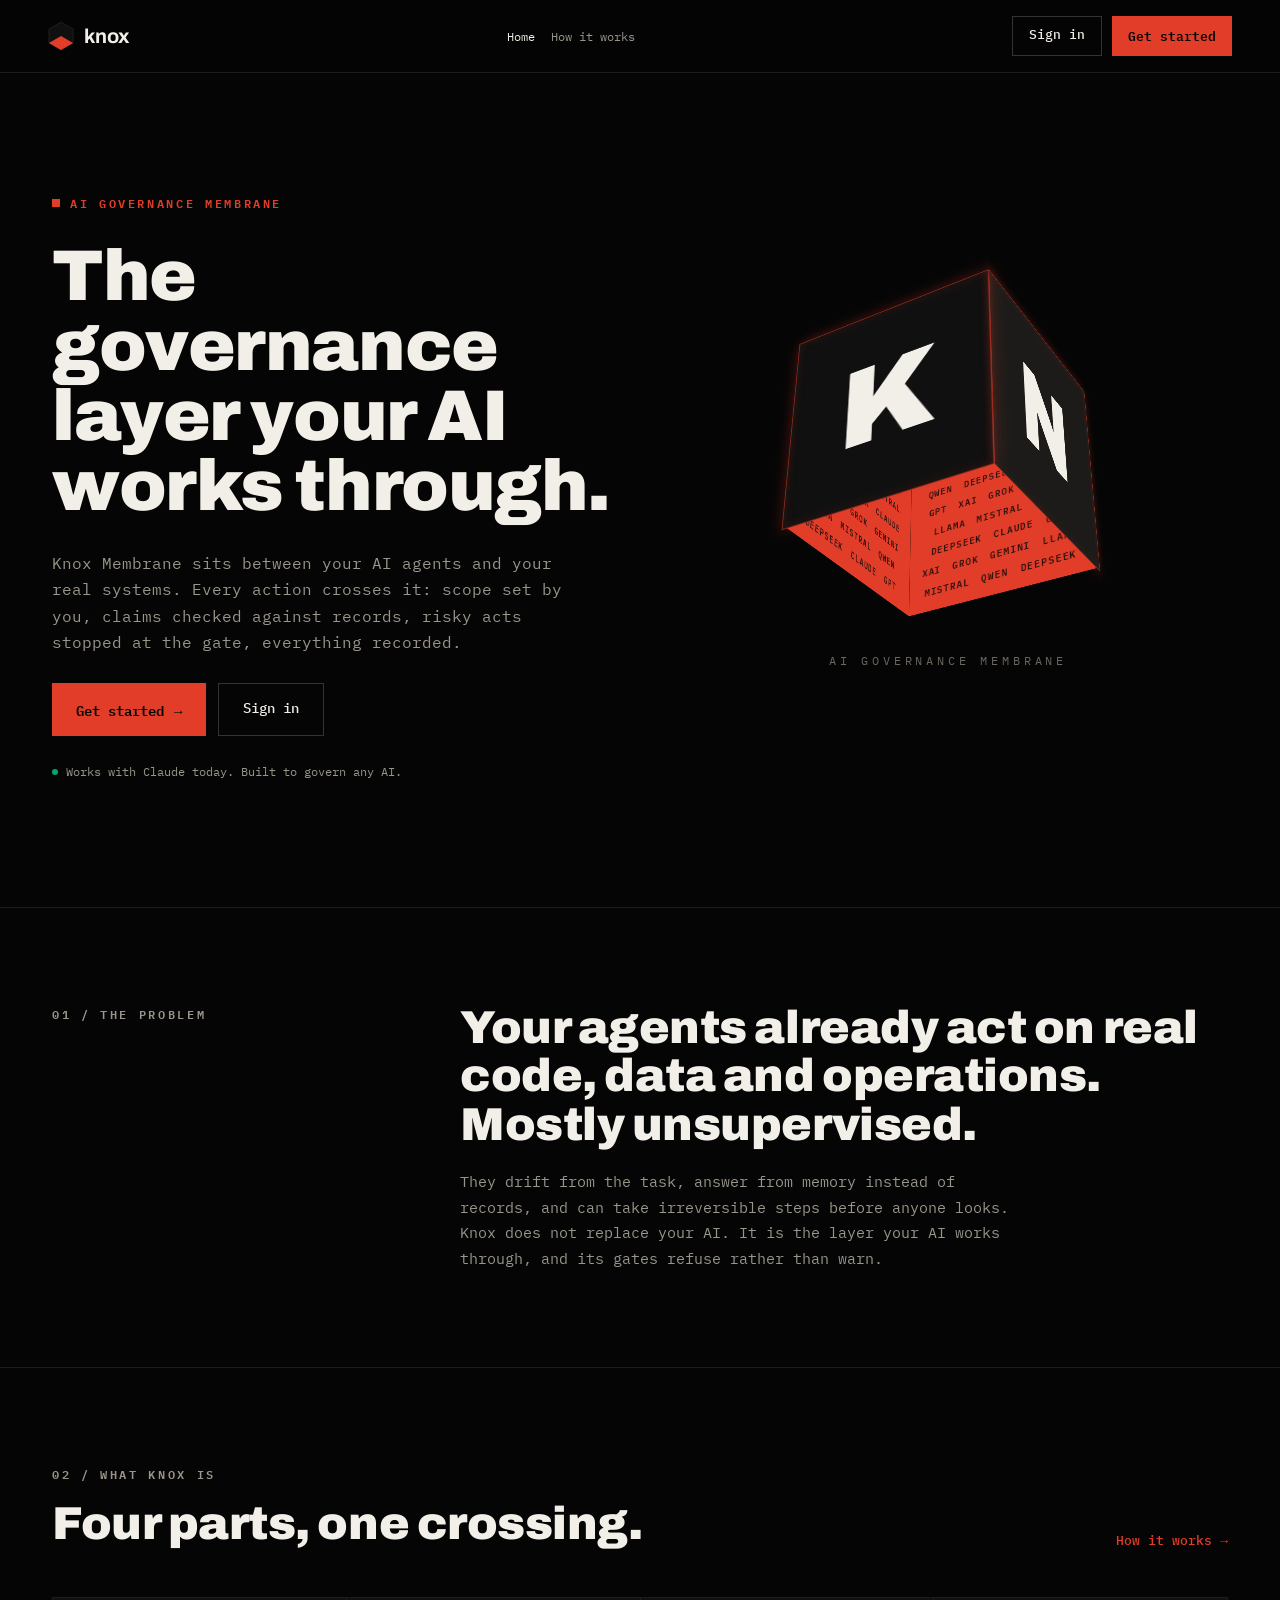
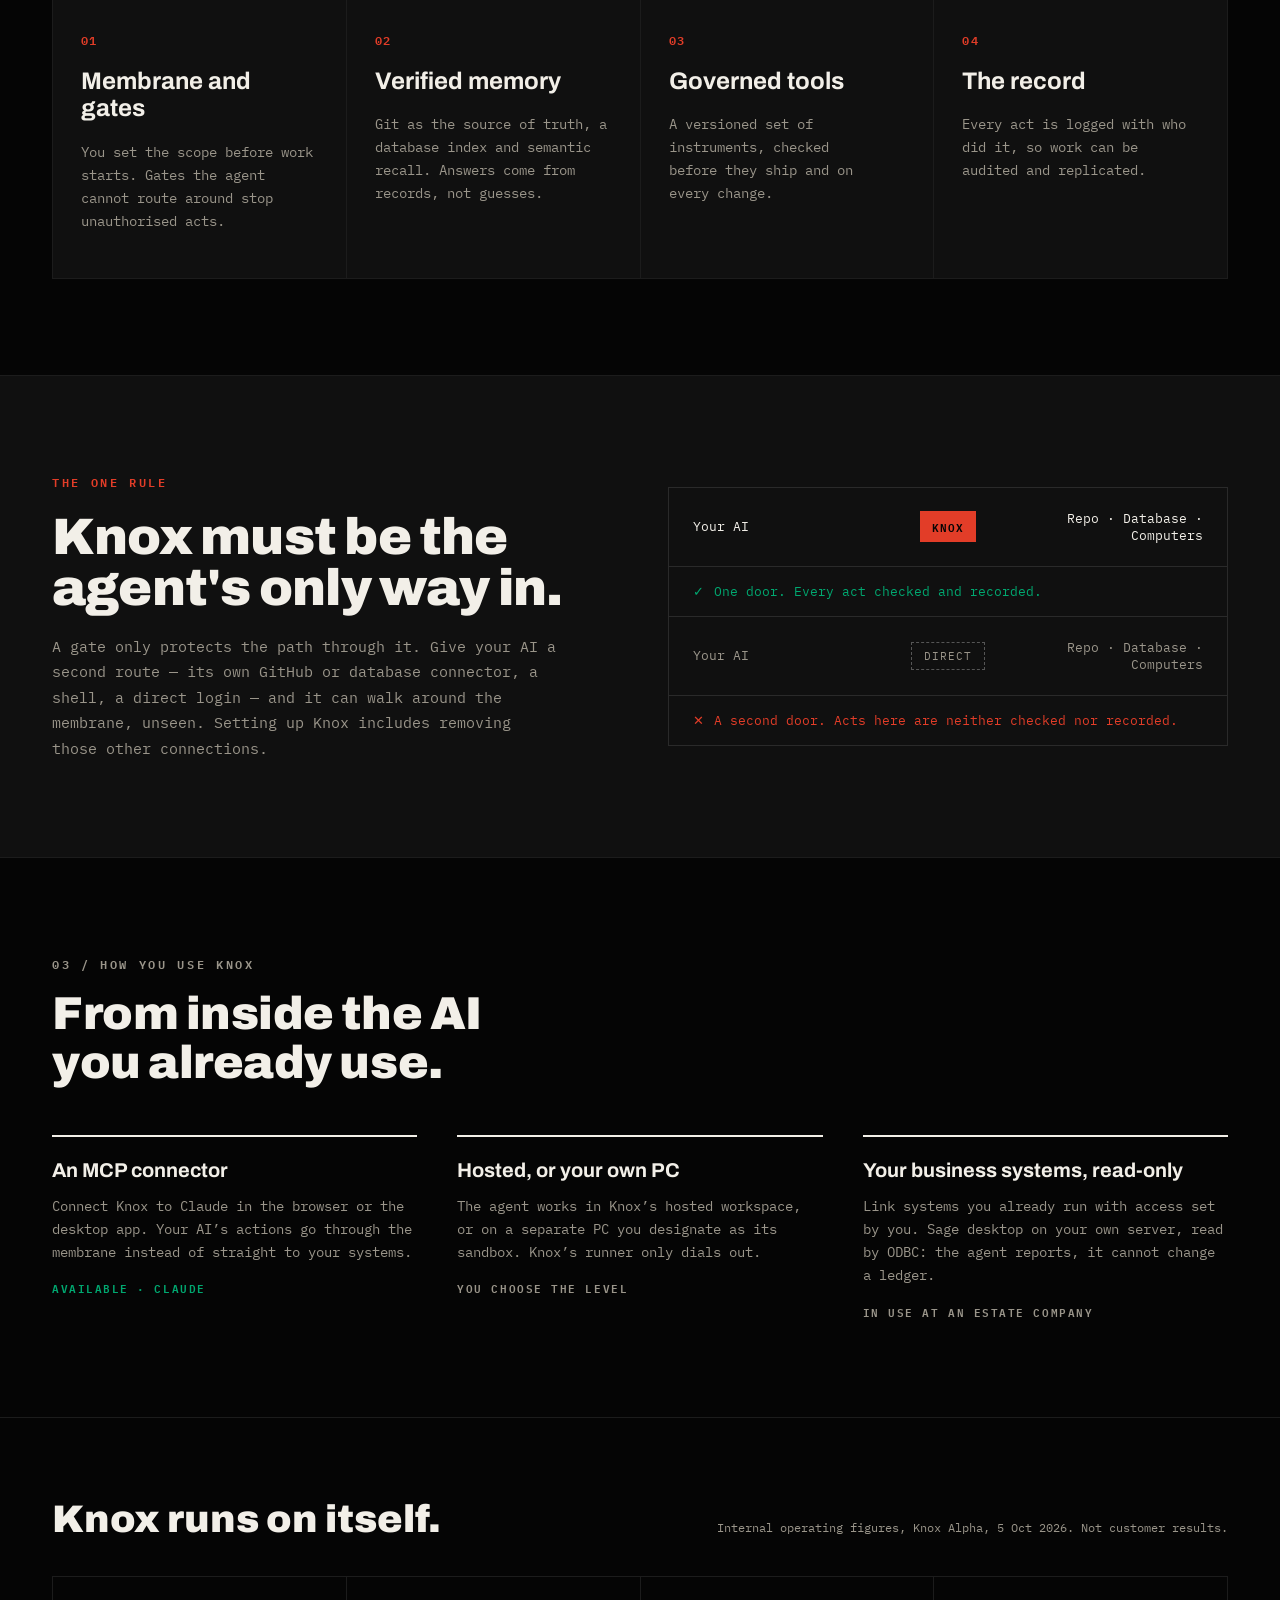
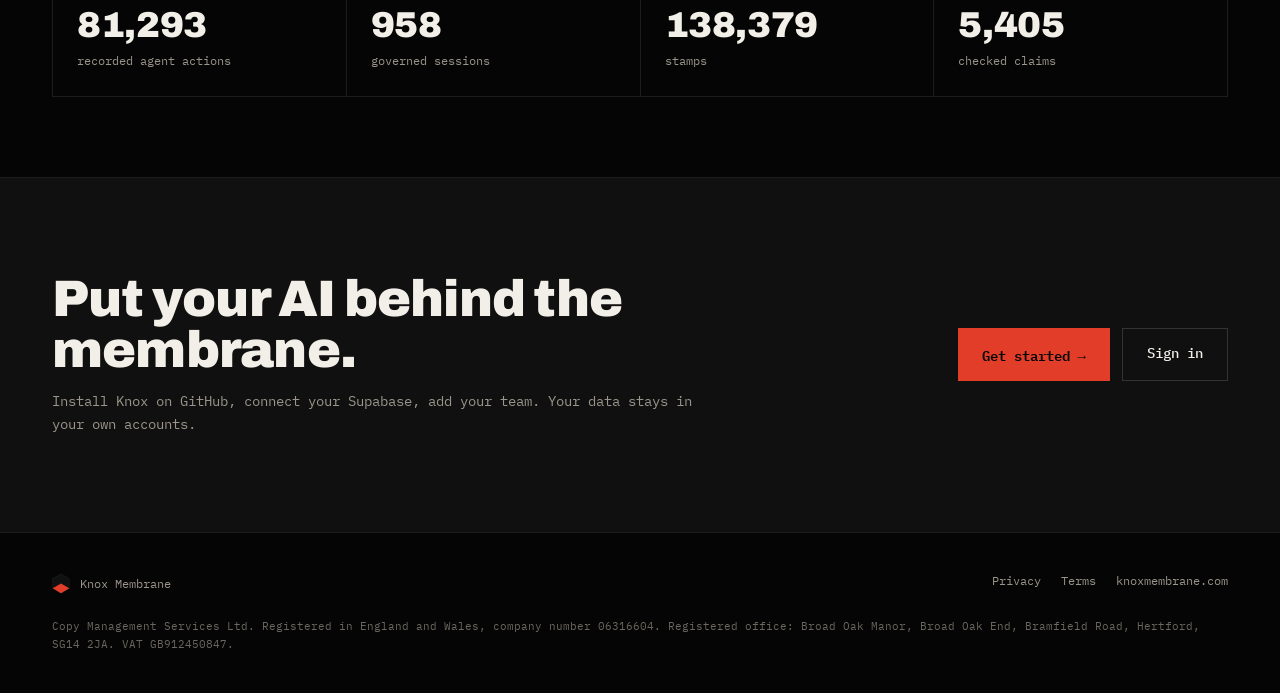
<file: index.html>
<!DOCTYPE html>
<html lang="en">
<head>
<meta charset="utf-8">
<meta name="viewport" content="width=device-width, initial-scale=1">
<title>Knox Membrane — AI governance membrane</title>
<meta name="description" content="Knox Membrane is the governance layer your AI works through: scope set by you, claims checked against records, risky acts stopped at the gate, every act recorded.">
<meta name="theme-color" content="#050505">
<link rel="preload" href="fonts/archivo-latin.woff2" as="font" type="font/woff2" crossorigin>
<link rel="preload" href="fonts/plexmono-400.woff2" as="font" type="font/woff2" crossorigin>
<link rel="stylesheet" href="styles.css">
</head>
<body>
<div style="min-height:100vh;display:flex;flex-direction:column">

<header style="position:sticky;top:0;z-index:10;background:rgba(5,5,5,0.92);backdrop-filter:blur(8px);border-bottom:1px solid #1c1c1c">
  <div style="max-width:1240px;margin:0 auto;padding:16px 28px;display:flex;align-items:center;gap:16px 28px;flex-wrap:wrap">
    <a href="/" style="display:flex;align-items:center;gap:10px">
      <svg width="26" height="30" viewBox="-140 -160 280 320" aria-hidden="true"><polygon points="0,-150 130,-75 130,75 0,150 -130,75 -130,-75" fill="#101010" stroke="#262524" stroke-width="8"></polygon><polygon points="0,150 130,75 0,0 -130,75" fill="#E23D28"></polygon></svg>
      <span style="font-family:Archivo,sans-serif;font-weight:700;font-size:20px;color:#F2EFE8;line-height:1">knox</span>
    </a>
    <nav style="display:flex;flex-wrap:wrap;gap:8px 16px;font-size:12px;flex:1 1 auto;white-space:nowrap;justify-content:center">
      <a href="/" aria-current="page" style="color:#F2EFE8">Home</a>
      <a href="#how" style="color:#9A958A" class="h1">How it works</a>
    </nav>
    <div style="display:flex;gap:10px;white-space:nowrap">
      <a href="https://auth.knoxmembrane.com" style="font-size:13px;font-weight:500;padding:9px 16px;border:1px solid #333;color:#F2EFE8" class="h2">Sign in</a>
      <a href="#get-started" style="font-size:13px;font-weight:600;padding:9px 16px;background:#E23D28;color:#050505" class="h3">Get started</a>
    </div>
  </div>
</header>

<main style="flex:1">

<section style="max-width:1240px;margin:0 auto;padding:72px 32px 80px;display:grid;grid-template-columns:repeat(auto-fit,minmax(min(100%,440px),1fr));gap:48px;align-items:center;min-height:calc(100vh - 66px)">
  <div style="display:flex;flex-direction:column;gap:28px">
    <div style="display:flex;align-items:center;gap:10px;font-size:12px;font-weight:600;letter-spacing:0.22em;color:#E23D28">
      <span style="width:8px;height:8px;background:#E23D28;display:block"></span>AI GOVERNANCE MEMBRANE
    </div>
    <h1 style="margin:0;font-family:Archivo,sans-serif;font-weight:900;font-size:clamp(40px,5.6vw,76px);line-height:0.98;letter-spacing:-0.02em;text-wrap:balance">The governance layer your AI works through.</h1>
    <p style="margin:0;font-size:16px;line-height:1.65;color:#9A958A;max-width:52ch;text-wrap:pretty">Knox Membrane sits between your AI agents and your real systems. Every action crosses it: scope set by you, claims checked against records, risky acts stopped at the gate, everything recorded.</p>
    <div style="display:flex;gap:12px;flex-wrap:wrap">
      <a href="#get-started" style="font-size:14px;font-weight:600;padding:15px 24px;background:#E23D28;color:#050505;display:flex;gap:10px;align-items:center" class="h3">Get started <span>→</span></a>
      <a href="https://auth.knoxmembrane.com" style="font-size:14px;font-weight:500;padding:15px 24px;border:1px solid #333;color:#F2EFE8" class="h2">Sign in</a>
    </div>
    <div style="font-size:12px;color:#9A958A;display:flex;gap:8px;align-items:center">
      <span style="width:6px;height:6px;border-radius:50%;background:#00A870;display:block"></span>Works with Claude today. Built to govern any AI.
    </div>
  </div>
  <div style="display:flex;flex-direction:column;justify-content:center;align-items:center;min-height:440px;gap:18px"><div class="knox-float" style="padding:40px 0 70px"><div role="img" aria-label="The Knox cube" style="perspective:1100px;width:220px;height:220px"><div class="knox-spin" style="width:100%;height:100%;position:relative;transform-style:preserve-3d"><div class="kf" style="background:#101010;transform:rotateY(0deg) translateZ(110px)">K</div><div class="kf" style="background:#1c1b19;transform:rotateY(90deg) translateZ(110px)">N</div><div class="kf" style="background:#101010;transform:rotateY(180deg) translateZ(110px)">O</div><div class="kf" style="background:#1c1b19;transform:rotateY(270deg) translateZ(110px)">X</div><div class="kw" style="background:#E23D28;transform:rotateY(0deg) translateZ(-107px)"><div style="color:rgba(8,8,8,0.9)">CLAUDE GPT XAI GROK GEMINI LLAMA MISTRAL QWEN DEEPSEEK CLAUDE GPT XAI GROK GEMINI LLAMA MISTRAL QWEN DEEPSEEK CLAUDE GPT XAI GROK GEMINI LLAMA MISTRAL QWEN DEEPSEEK CLAUDE GPT XAI GROK GEMINI LLAMA MISTRAL QWEN DEEPSEEK</div></div><div class="kw" style="background:#E23D28;transform:rotateY(90deg) translateZ(-107px)"><div style="color:rgba(8,8,8,0.9)">GROK GEMINI LLAMA MISTRAL QWEN DEEPSEEK CLAUDE GPT XAI GROK GEMINI LLAMA MISTRAL QWEN DEEPSEEK CLAUDE GPT XAI GROK GEMINI LLAMA MISTRAL QWEN DEEPSEEK CLAUDE GPT XAI GROK GEMINI LLAMA MISTRAL QWEN DEEPSEEK CLAUDE GPT XAI</div></div><div class="kw" style="background:#E23D28;transform:rotateY(180deg) translateZ(-107px)"><div style="color:rgba(8,8,8,0.9)">GEMINI LLAMA MISTRAL QWEN DEEPSEEK CLAUDE GPT XAI GROK GEMINI LLAMA MISTRAL QWEN DEEPSEEK CLAUDE GPT XAI GROK GEMINI LLAMA MISTRAL QWEN DEEPSEEK CLAUDE GPT XAI GROK GEMINI LLAMA MISTRAL QWEN DEEPSEEK CLAUDE GPT XAI GROK</div></div><div class="kw" style="background:#E23D28;transform:rotateY(270deg) translateZ(-107px)"><div style="color:rgba(8,8,8,0.9)">QWEN DEEPSEEK CLAUDE GPT XAI GROK GEMINI LLAMA MISTRAL QWEN DEEPSEEK CLAUDE GPT XAI GROK GEMINI LLAMA MISTRAL QWEN DEEPSEEK CLAUDE GPT XAI GROK GEMINI LLAMA MISTRAL QWEN DEEPSEEK CLAUDE GPT XAI GROK GEMINI LLAMA MISTRAL</div></div><div class="kw" style="background:#B32A18;transform:rotateX(-90deg) translateZ(-107px)"><div style="color:rgba(0,0,0,0.85)">CLAUDE GPT XAI GROK GEMINI LLAMA MISTRAL QWEN DEEPSEEK CLAUDE GPT XAI GROK GEMINI LLAMA MISTRAL QWEN DEEPSEEK CLAUDE GPT XAI GROK GEMINI LLAMA MISTRAL QWEN DEEPSEEK CLAUDE GPT XAI GROK GEMINI LLAMA MISTRAL QWEN DEEPSEEK</div></div></div></div></div><span style="font-size:12px;letter-spacing:0.32em;text-indent:0.32em;color:#6b675e">AI GOVERNANCE MEMBRANE</span></div>
</section>

<section style="border-top:1px solid #1c1c1c">
  <div style="max-width:1240px;margin:0 auto;padding:96px 32px;display:grid;grid-template-columns:repeat(auto-fit,minmax(min(100%,360px),1fr));gap:48px">
    <div style="font-size:12px;font-weight:600;letter-spacing:0.22em;color:#9A958A">01 / THE PROBLEM</div>
    <div style="display:flex;flex-direction:column;gap:20px;grid-column:span 2">
      <h2 style="margin:0;font-family:Archivo,sans-serif;font-weight:900;font-size:clamp(30px,3.6vw,48px);line-height:1.05;letter-spacing:-0.01em;text-wrap:balance">Your agents already act on real code, data and operations. Mostly unsupervised.</h2>
      <p style="margin:0;font-size:15px;line-height:1.7;color:#9A958A;max-width:62ch;text-wrap:pretty">They drift from the task, answer from memory instead of records, and can take irreversible steps before anyone looks. Knox does not replace your AI. It is the layer your AI works through, and its gates refuse rather than warn.</p>
    </div>
  </div>
</section>

<section style="border-top:1px solid #1c1c1c">
  <div style="max-width:1240px;margin:0 auto;padding:96px 32px;display:flex;flex-direction:column;gap:48px">
    <div style="display:flex;justify-content:space-between;align-items:end;gap:24px;flex-wrap:wrap">
      <div style="display:flex;flex-direction:column;gap:16px">
        <div style="font-size:12px;font-weight:600;letter-spacing:0.22em;color:#9A958A">02 / WHAT KNOX IS</div>
        <h2 style="margin:0;font-family:Archivo,sans-serif;font-weight:900;font-size:clamp(30px,3.6vw,48px);line-height:1.05;letter-spacing:-0.01em">Four parts, one crossing.</h2>
      </div>
      <a href="#how" style="font-size:13px;font-weight:500;color:#E23D28" class="h1">How it works →</a>
    </div>
    <div style="display:grid;grid-template-columns:repeat(auto-fit,minmax(min(100%,250px),1fr));gap:1px;background:#1c1c1c;border:1px solid #1c1c1c">
      
        <div style="background:#101010;padding:32px 28px 36px;display:flex;flex-direction:column;gap:18px;min-height:280px">
          <div style="font-size:12px;font-weight:600;color:#E23D28;letter-spacing:0.12em">01</div>
          <h3 style="margin:0;font-family:Archivo,sans-serif;font-weight:700;font-size:24px;line-height:1.15">Membrane and gates</h3>
          <p style="margin:0;font-size:14px;line-height:1.65;color:#9A958A;text-wrap:pretty">You set the scope before work starts. Gates the agent cannot route around stop unauthorised acts.</p>
        </div>
      
        <div style="background:#101010;padding:32px 28px 36px;display:flex;flex-direction:column;gap:18px;min-height:280px">
          <div style="font-size:12px;font-weight:600;color:#E23D28;letter-spacing:0.12em">02</div>
          <h3 style="margin:0;font-family:Archivo,sans-serif;font-weight:700;font-size:24px;line-height:1.15">Verified memory</h3>
          <p style="margin:0;font-size:14px;line-height:1.65;color:#9A958A;text-wrap:pretty">Git as the source of truth, a database index and semantic recall. Answers come from records, not guesses.</p>
        </div>
      
        <div style="background:#101010;padding:32px 28px 36px;display:flex;flex-direction:column;gap:18px;min-height:280px">
          <div style="font-size:12px;font-weight:600;color:#E23D28;letter-spacing:0.12em">03</div>
          <h3 style="margin:0;font-family:Archivo,sans-serif;font-weight:700;font-size:24px;line-height:1.15">Governed tools</h3>
          <p style="margin:0;font-size:14px;line-height:1.65;color:#9A958A;text-wrap:pretty">A versioned set of instruments, checked before they ship and on every change.</p>
        </div>
      
        <div style="background:#101010;padding:32px 28px 36px;display:flex;flex-direction:column;gap:18px;min-height:280px">
          <div style="font-size:12px;font-weight:600;color:#E23D28;letter-spacing:0.12em">04</div>
          <h3 style="margin:0;font-family:Archivo,sans-serif;font-weight:700;font-size:24px;line-height:1.15">The record</h3>
          <p style="margin:0;font-size:14px;line-height:1.65;color:#9A958A;text-wrap:pretty">Every act is logged with who did it, so work can be audited and replicated.</p>
        </div>
      
    </div>
  </div>
</section>

<section style="border-top:1px solid #1c1c1c;background:#101010">
  <div style="max-width:1240px;margin:0 auto;padding:96px 32px;display:grid;grid-template-columns:repeat(auto-fit,minmax(min(100%,420px),1fr));gap:56px;align-items:center">
    <div style="display:flex;flex-direction:column;gap:20px">
      <div style="font-size:12px;font-weight:600;letter-spacing:0.22em;color:#E23D28">THE ONE RULE</div>
      <h2 style="margin:0;font-family:Archivo,sans-serif;font-weight:900;font-size:clamp(32px,4vw,56px);line-height:1;letter-spacing:-0.015em;text-wrap:balance">Knox must be the agent's only way in.</h2>
      <p style="margin:0;font-size:15px;line-height:1.7;color:#9A958A;max-width:56ch;text-wrap:pretty">A gate only protects the path through it. Give your AI a second route — its own GitHub or database connector, a shell, a direct login — and it can walk around the membrane, unseen. Setting up Knox includes removing those other connections.</p>
    </div>
    <div style="display:flex;flex-direction:column;border:1px solid #2a2a2a;font-size:13px">
      <div style="display:grid;grid-template-columns:1fr auto 1fr;align-items:center;gap:16px;padding:22px 24px;border-bottom:1px solid #2a2a2a">
        <span>Your AI</span>
        <span style="padding:6px 12px;background:#E23D28;color:#050505;font-weight:600;letter-spacing:0.1em;font-size:11px">KNOX</span>
        <span style="text-align:right">Repo · Database · Computers</span>
      </div>
      <div style="padding:16px 24px;display:flex;gap:10px;align-items:center;color:#00A870;border-bottom:1px solid #2a2a2a"><span>✓</span><span>One door. Every act checked and recorded.</span></div>
      <div style="display:grid;grid-template-columns:1fr auto 1fr;align-items:center;gap:16px;padding:22px 24px;border-bottom:1px solid #2a2a2a;color:#9A958A">
        <span>Your AI</span>
        <span style="padding:6px 12px;border:1px dashed #555;font-size:11px;letter-spacing:0.1em">DIRECT</span>
        <span style="text-align:right">Repo · Database · Computers</span>
      </div>
      <div style="padding:16px 24px;display:flex;gap:10px;align-items:center;color:#E23D28"><span>✕</span><span>A second door. Acts here are neither checked nor recorded.</span></div>
    </div>
  </div>
</section>

<section id="how" style="border-top:1px solid #1c1c1c">
  <div style="max-width:1240px;margin:0 auto;padding:96px 32px;display:flex;flex-direction:column;gap:48px">
    <div style="display:flex;flex-direction:column;gap:16px;max-width:760px">
      <div style="font-size:12px;font-weight:600;letter-spacing:0.22em;color:#9A958A">03 / HOW YOU USE KNOX</div>
      <h2 style="margin:0;font-family:Archivo,sans-serif;font-weight:900;font-size:clamp(30px,3.6vw,48px);line-height:1.05;letter-spacing:-0.01em;text-wrap:balance">From inside the AI you already use.</h2>
    </div>
    <div style="display:grid;grid-template-columns:repeat(auto-fit,minmax(min(100%,300px),1fr));gap:40px">
      
        <div style="display:flex;flex-direction:column;gap:14px;border-top:2px solid #F2EFE8;padding-top:22px">
          <h3 style="margin:0;font-family:Archivo,sans-serif;font-weight:700;font-size:20px">An MCP connector</h3>
          <p style="margin:0;font-size:14px;line-height:1.65;color:#9A958A;text-wrap:pretty">Connect Knox to Claude in the browser or the desktop app. Your AI’s actions go through the membrane instead of straight to your systems.</p>
          <span style="font-size:11px;font-weight:600;letter-spacing:0.14em;color:#00A870">AVAILABLE · CLAUDE</span>
        </div>
      
        <div style="display:flex;flex-direction:column;gap:14px;border-top:2px solid #F2EFE8;padding-top:22px">
          <h3 style="margin:0;font-family:Archivo,sans-serif;font-weight:700;font-size:20px">Hosted, or your own PC</h3>
          <p style="margin:0;font-size:14px;line-height:1.65;color:#9A958A;text-wrap:pretty">The agent works in Knox’s hosted workspace, or on a separate PC you designate as its sandbox. Knox’s runner only dials out.</p>
          <span style="font-size:11px;font-weight:600;letter-spacing:0.14em;color:#9A958A">YOU CHOOSE THE LEVEL</span>
        </div>
      
        <div style="display:flex;flex-direction:column;gap:14px;border-top:2px solid #F2EFE8;padding-top:22px">
          <h3 style="margin:0;font-family:Archivo,sans-serif;font-weight:700;font-size:20px">Your business systems, read-only</h3>
          <p style="margin:0;font-size:14px;line-height:1.65;color:#9A958A;text-wrap:pretty">Link systems you already run with access set by you. Sage desktop on your own server, read by ODBC: the agent reports, it cannot change a ledger.</p>
          <span style="font-size:11px;font-weight:600;letter-spacing:0.14em;color:#9A958A">IN USE AT AN ESTATE COMPANY</span>
        </div>
      
    </div>
  </div>
</section>


<section style="border-top:1px solid #1c1c1c">
  <div style="max-width:1240px;margin:0 auto;padding:80px 32px;display:flex;flex-direction:column;gap:36px">
    <div style="display:flex;justify-content:space-between;gap:16px;flex-wrap:wrap;align-items:baseline">
      <h2 style="margin:0;font-family:Archivo,sans-serif;font-weight:900;font-size:clamp(26px,3vw,40px)">Knox runs on itself.</h2>
      <span style="font-size:12px;color:#9A958A">Internal operating figures, Knox Alpha, 5 Oct 2026. Not customer results.</span>
    </div>
    <div style="display:grid;grid-template-columns:repeat(auto-fit,minmax(min(100%,180px),1fr));gap:1px;background:#1c1c1c;border:1px solid #1c1c1c">
      
        <div style="background:#050505;padding:28px 24px;display:flex;flex-direction:column;gap:8px">
          <span style="font-family:Archivo,sans-serif;font-weight:900;font-size:36px;letter-spacing:-0.01em">81,293</span>
          <span style="font-size:12px;color:#9A958A">recorded agent actions</span>
        </div>
      
        <div style="background:#050505;padding:28px 24px;display:flex;flex-direction:column;gap:8px">
          <span style="font-family:Archivo,sans-serif;font-weight:900;font-size:36px;letter-spacing:-0.01em">958</span>
          <span style="font-size:12px;color:#9A958A">governed sessions</span>
        </div>
      
        <div style="background:#050505;padding:28px 24px;display:flex;flex-direction:column;gap:8px">
          <span style="font-family:Archivo,sans-serif;font-weight:900;font-size:36px;letter-spacing:-0.01em">138,379</span>
          <span style="font-size:12px;color:#9A958A">stamps</span>
        </div>
      
        <div style="background:#050505;padding:28px 24px;display:flex;flex-direction:column;gap:8px">
          <span style="font-family:Archivo,sans-serif;font-weight:900;font-size:36px;letter-spacing:-0.01em">5,405</span>
          <span style="font-size:12px;color:#9A958A">checked claims</span>
        </div>
      
    </div>
  </div>
</section>


<section id="get-started" style="border-top:1px solid #1c1c1c;background:#101010">
  <div style="max-width:1240px;margin:0 auto;padding:96px 32px;display:flex;justify-content:space-between;align-items:center;gap:40px;flex-wrap:wrap">
    <div style="display:flex;flex-direction:column;gap:14px;max-width:640px">
      <h2 style="margin:0;font-family:Archivo,sans-serif;font-weight:900;font-size:clamp(32px,4vw,56px);line-height:1;letter-spacing:-0.015em">Put your AI behind the membrane.</h2>
      <p style="margin:0;font-size:14px;line-height:1.65;color:#9A958A">Install Knox on GitHub, connect your Supabase, add your team. Your data stays in your own accounts.</p>
    </div>
    <div style="display:flex;gap:12px;flex-wrap:wrap">
      <a href="https://github.com/apps/knox-membrane/installations/new" rel="noopener" style="font-size:14px;font-weight:600;padding:15px 24px;background:#E23D28;color:#050505" class="h3">Get started →</a>
      <a href="https://auth.knoxmembrane.com" style="font-size:14px;font-weight:500;padding:15px 24px;border:1px solid #333;color:#F2EFE8" class="h2">Sign in</a>
    </div>
  </div>
</section>

</main>

<footer style="border-top:1px solid #1c1c1c">
  <div style="max-width:1240px;margin:0 auto;padding:40px 32px;display:flex;justify-content:space-between;gap:24px;flex-wrap:wrap;font-size:12px;color:#9A958A">
    <div style="display:flex;align-items:center;gap:10px">
      <svg width="18" height="21" viewBox="-140 -160 280 320" aria-hidden="true"><polygon points="0,-150 130,-75 130,75 0,150 -130,75 -130,-75" fill="#101010" stroke="#262524" stroke-width="8"></polygon><polygon points="0,150 130,75 0,0 -130,75" fill="#E23D28"></polygon></svg>
      <span>Knox Membrane</span>
    </div>
    <div style="display:flex;gap:20px;flex-wrap:wrap">
      <a href="/privacy.html" style="color:#9A958A" class="h1">Privacy</a>
      <a href="/terms.html" style="color:#9A958A" class="h1">Terms</a>
      <span>knoxmembrane.com</span>
    </div>
    <div style="flex-basis:100%;font-size:11px;line-height:1.6;color:#6b675e">Copy Management Services Ltd. Registered in England and Wales, company number 06316604. Registered office: Broad Oak Manor, Broad Oak End, Bramfield Road, Hertford, SG14 2JA. VAT GB912450847.</div>
  </div>
</footer>

</div>
</body>
</html>
</file>
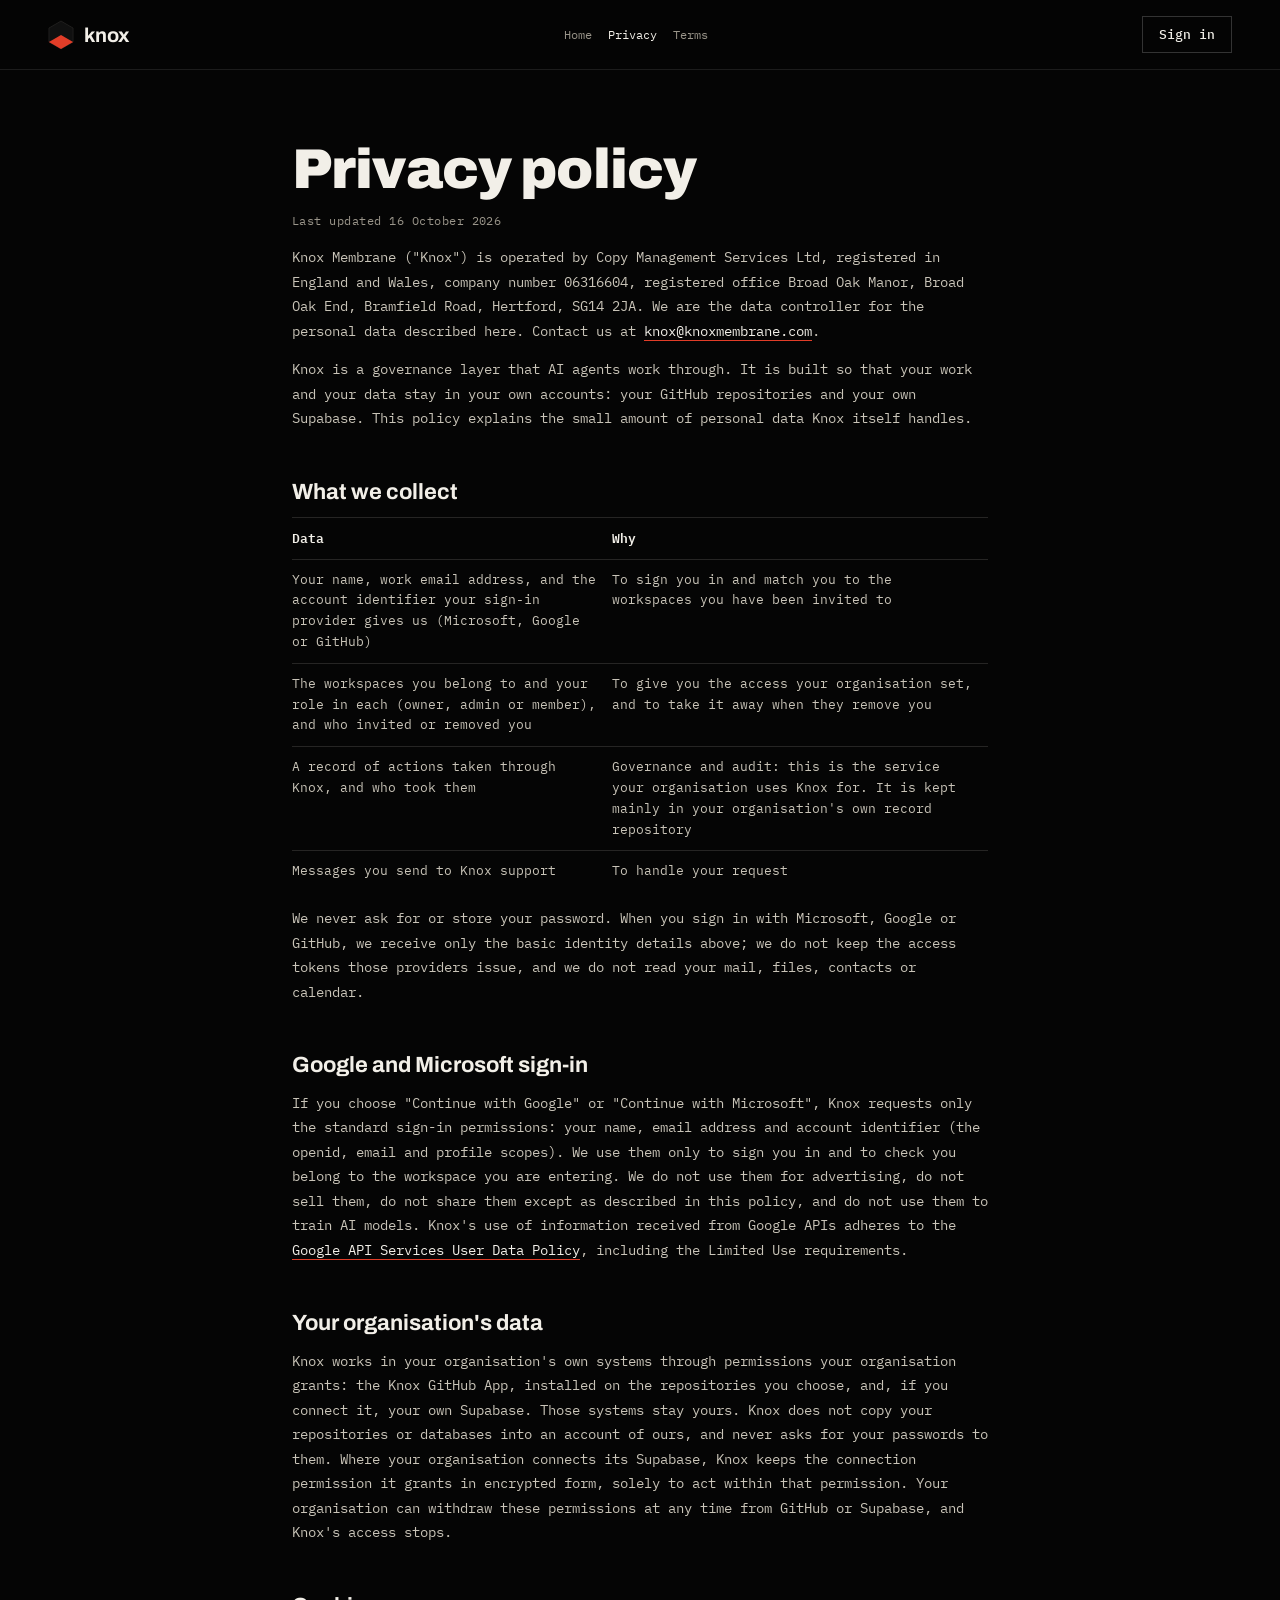
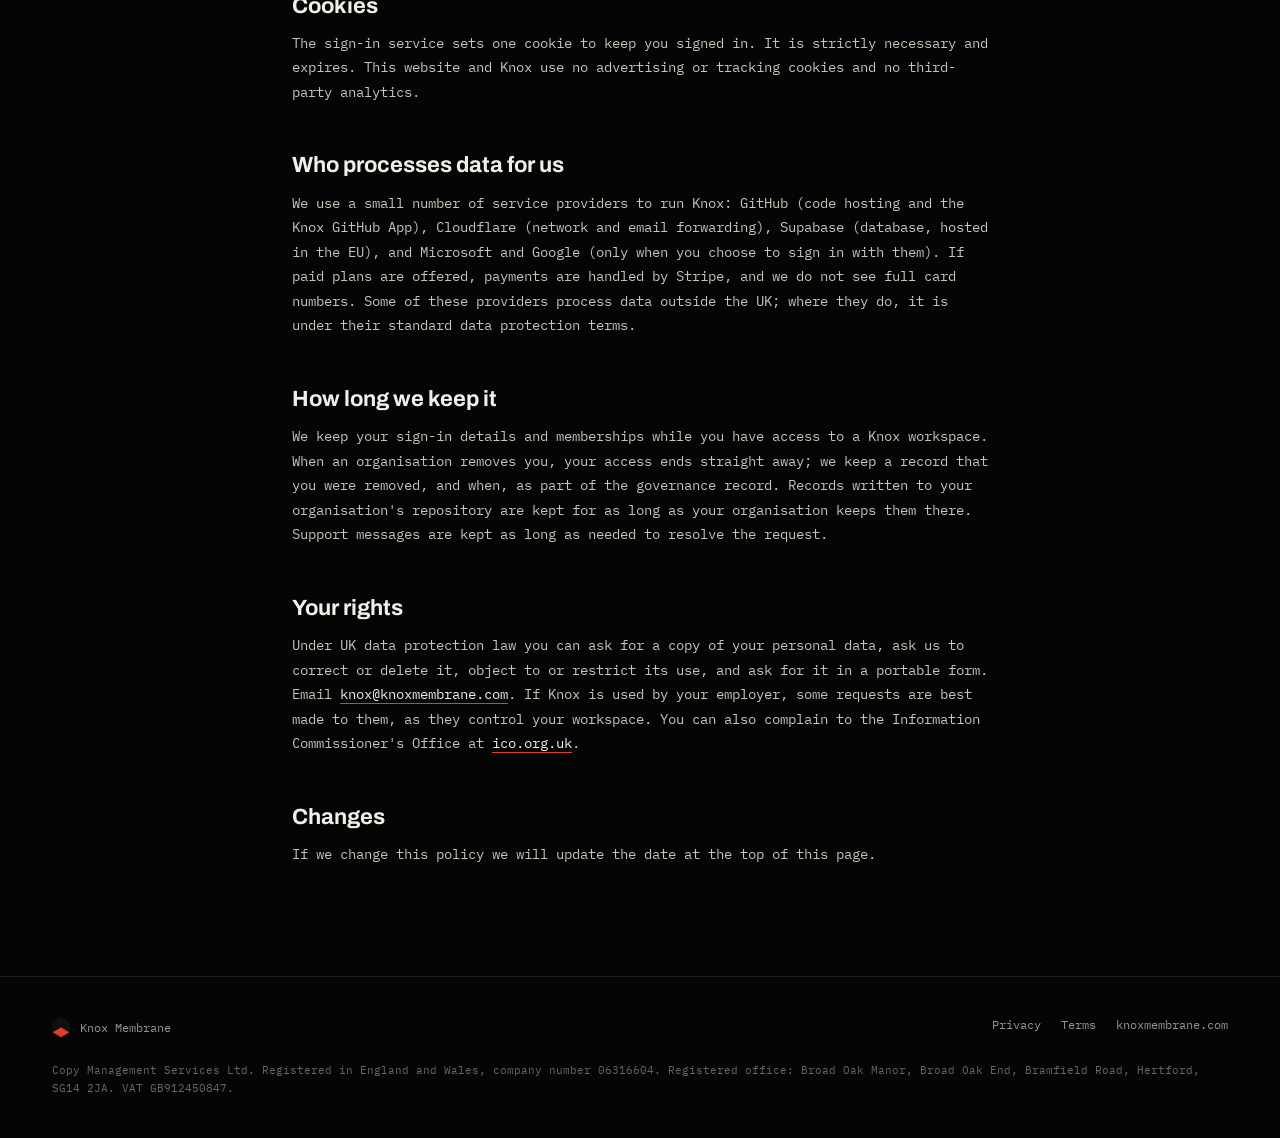
<file: privacy.html>
<!DOCTYPE html>
<html lang="en">
<head>
<meta charset="utf-8">
<meta name="viewport" content="width=device-width, initial-scale=1">
<title>Privacy policy — Knox Membrane</title>
<meta name="description" content="How Knox Membrane, operated by Copy Management Services Ltd, handles personal data.">
<meta name="theme-color" content="#050505">
<link rel="preload" href="fonts/archivo-latin.woff2" as="font" type="font/woff2" crossorigin>
<link rel="preload" href="fonts/plexmono-400.woff2" as="font" type="font/woff2" crossorigin>
<link rel="stylesheet" href="styles.css">
<style>
  .doc{max-width:760px;margin:0 auto;padding:72px 32px 96px}
  .doc h1{margin:0 0 12px;font-family:Archivo,sans-serif;font-weight:900;font-size:clamp(34px,4.4vw,56px);line-height:1;letter-spacing:-0.015em}
  .doc h2{margin:48px 0 12px;font-family:Archivo,sans-serif;font-weight:700;font-size:22px;line-height:1.2}
  .doc p,.doc li{font-size:14px;line-height:1.75;color:#C9C4B8}
  .doc p{margin:0 0 14px}
  .doc ul{margin:0 0 14px;padding-left:20px}
  .doc li{margin:0 0 6px}
  .doc a{color:#F2EFE8;border-bottom:1px solid #E23D28}
  .doc a:hover{color:#E23D28}
  .doc .meta{font-size:12px;color:#9A958A;letter-spacing:0.04em}
  .doc table{width:100%;border-collapse:collapse;margin:0 0 14px;font-size:13px}
  .doc th,.doc td{border-top:1px solid #262524;padding:10px 12px 10px 0;text-align:left;vertical-align:top;line-height:1.6;color:#C9C4B8}
  .doc th{color:#F2EFE8;font-weight:600}
</style>
</head>
<body>
<div style="min-height:100vh;display:flex;flex-direction:column">

<header style="position:sticky;top:0;z-index:10;background:rgba(5,5,5,0.92);backdrop-filter:blur(8px);border-bottom:1px solid #1c1c1c">
  <div style="max-width:1240px;margin:0 auto;padding:16px 28px;display:flex;align-items:center;gap:16px 28px;flex-wrap:wrap">
    <a href="/" style="display:flex;align-items:center;gap:10px">
      <svg width="26" height="30" viewBox="-140 -160 280 320" aria-hidden="true"><polygon points="0,-150 130,-75 130,75 0,150 -130,75 -130,-75" fill="#101010" stroke="#262524" stroke-width="8"></polygon><polygon points="0,150 130,75 0,0 -130,75" fill="#E23D28"></polygon></svg>
      <span style="font-family:Archivo,sans-serif;font-weight:700;font-size:20px;color:#F2EFE8;line-height:1">knox</span>
    </a>
    <nav style="display:flex;flex-wrap:wrap;gap:8px 16px;font-size:12px;flex:1 1 auto;white-space:nowrap;justify-content:center">
      <a href="/" style="color:#9A958A" class="h1">Home</a>
      <a href="/privacy.html" aria-current="page" style="color:#F2EFE8">Privacy</a>
      <a href="/terms.html" style="color:#9A958A" class="h1">Terms</a>
    </nav>
    <div style="display:flex;gap:10px;white-space:nowrap">
      <a href="https://auth.knoxmembrane.com" style="font-size:13px;font-weight:500;padding:9px 16px;border:1px solid #333;color:#F2EFE8" class="h2">Sign in</a>
    </div>
  </div>
</header>

<main style="flex:1">
<article class="doc">
  <h1>Privacy policy</h1>
  <p class="meta">Last updated 16 October 2026</p>

  <p>Knox Membrane ("Knox") is operated by Copy Management Services Ltd, registered in England and Wales, company number 06316604, registered office Broad Oak Manor, Broad Oak End, Bramfield Road, Hertford, SG14 2JA. We are the data controller for the personal data described here. Contact us at <a href="mailto:knox@knoxmembrane.com">knox@knoxmembrane.com</a>.</p>

  <p>Knox is a governance layer that AI agents work through. It is built so that your work and your data stay in your own accounts: your GitHub repositories and your own Supabase. This policy explains the small amount of personal data Knox itself handles.</p>

  <h2>What we collect</h2>
  <table>
    <tr><th>Data</th><th>Why</th></tr>
    <tr><td>Your name, work email address, and the account identifier your sign-in provider gives us (Microsoft, Google or GitHub)</td><td>To sign you in and match you to the workspaces you have been invited to</td></tr>
    <tr><td>The workspaces you belong to and your role in each (owner, admin or member), and who invited or removed you</td><td>To give you the access your organisation set, and to take it away when they remove you</td></tr>
    <tr><td>A record of actions taken through Knox, and who took them</td><td>Governance and audit: this is the service your organisation uses Knox for. It is kept mainly in your organisation's own record repository</td></tr>
    <tr><td>Messages you send to Knox support</td><td>To handle your request</td></tr>
  </table>
  <p>We never ask for or store your password. When you sign in with Microsoft, Google or GitHub, we receive only the basic identity details above; we do not keep the access tokens those providers issue, and we do not read your mail, files, contacts or calendar.</p>

  <h2>Google and Microsoft sign-in</h2>
  <p>If you choose "Continue with Google" or "Continue with Microsoft", Knox requests only the standard sign-in permissions: your name, email address and account identifier (the openid, email and profile scopes). We use them only to sign you in and to check you belong to the workspace you are entering. We do not use them for advertising, do not sell them, do not share them except as described in this policy, and do not use them to train AI models. Knox's use of information received from Google APIs adheres to the <a href="https://developers.google.com/terms/api-services-user-data-policy" rel="noopener">Google API Services User Data Policy</a>, including the Limited Use requirements.</p>

  <h2>Your organisation's data</h2>
  <p>Knox works in your organisation's own systems through permissions your organisation grants: the Knox GitHub App, installed on the repositories you choose, and, if you connect it, your own Supabase. Those systems stay yours. Knox does not copy your repositories or databases into an account of ours, and never asks for your passwords to them. Where your organisation connects its Supabase, Knox keeps the connection permission it grants in encrypted form, solely to act within that permission. Your organisation can withdraw these permissions at any time from GitHub or Supabase, and Knox's access stops.</p>

  <h2>Cookies</h2>
  <p>The sign-in service sets one cookie to keep you signed in. It is strictly necessary and expires. This website and Knox use no advertising or tracking cookies and no third-party analytics.</p>

  <h2>Who processes data for us</h2>
  <p>We use a small number of service providers to run Knox: GitHub (code hosting and the Knox GitHub App), Cloudflare (network and email forwarding), Supabase (database, hosted in the EU), and Microsoft and Google (only when you choose to sign in with them). If paid plans are offered, payments are handled by Stripe, and we do not see full card numbers. Some of these providers process data outside the UK; where they do, it is under their standard data protection terms.</p>

  <h2>How long we keep it</h2>
  <p>We keep your sign-in details and memberships while you have access to a Knox workspace. When an organisation removes you, your access ends straight away; we keep a record that you were removed, and when, as part of the governance record. Records written to your organisation's repository are kept for as long as your organisation keeps them there. Support messages are kept as long as needed to resolve the request.</p>

  <h2>Your rights</h2>
  <p>Under UK data protection law you can ask for a copy of your personal data, ask us to correct or delete it, object to or restrict its use, and ask for it in a portable form. Email <a href="mailto:knox@knoxmembrane.com">knox@knoxmembrane.com</a>. If Knox is used by your employer, some requests are best made to them, as they control your workspace. You can also complain to the Information Commissioner's Office at <a href="https://ico.org.uk" rel="noopener">ico.org.uk</a>.</p>

  <h2>Changes</h2>
  <p>If we change this policy we will update the date at the top of this page.</p>
</article>
</main>

<footer style="border-top:1px solid #1c1c1c">
  <div style="max-width:1240px;margin:0 auto;padding:40px 32px;display:flex;justify-content:space-between;gap:24px;flex-wrap:wrap;font-size:12px;color:#9A958A">
    <div style="display:flex;align-items:center;gap:10px">
      <svg width="18" height="21" viewBox="-140 -160 280 320" aria-hidden="true"><polygon points="0,-150 130,-75 130,75 0,150 -130,75 -130,-75" fill="#101010" stroke="#262524" stroke-width="8"></polygon><polygon points="0,150 130,75 0,0 -130,75" fill="#E23D28"></polygon></svg>
      <span>Knox Membrane</span>
    </div>
    <div style="display:flex;gap:20px;flex-wrap:wrap">
      <a href="/privacy.html" style="color:#9A958A" class="h1">Privacy</a>
      <a href="/terms.html" style="color:#9A958A" class="h1">Terms</a>
      <span>knoxmembrane.com</span>
    </div>
    <div style="flex-basis:100%;font-size:11px;line-height:1.6;color:#6b675e">Copy Management Services Ltd. Registered in England and Wales, company number 06316604. Registered office: Broad Oak Manor, Broad Oak End, Bramfield Road, Hertford, SG14 2JA. VAT GB912450847.</div>
  </div>
</footer>

</div>
</body>
</html>
</file>
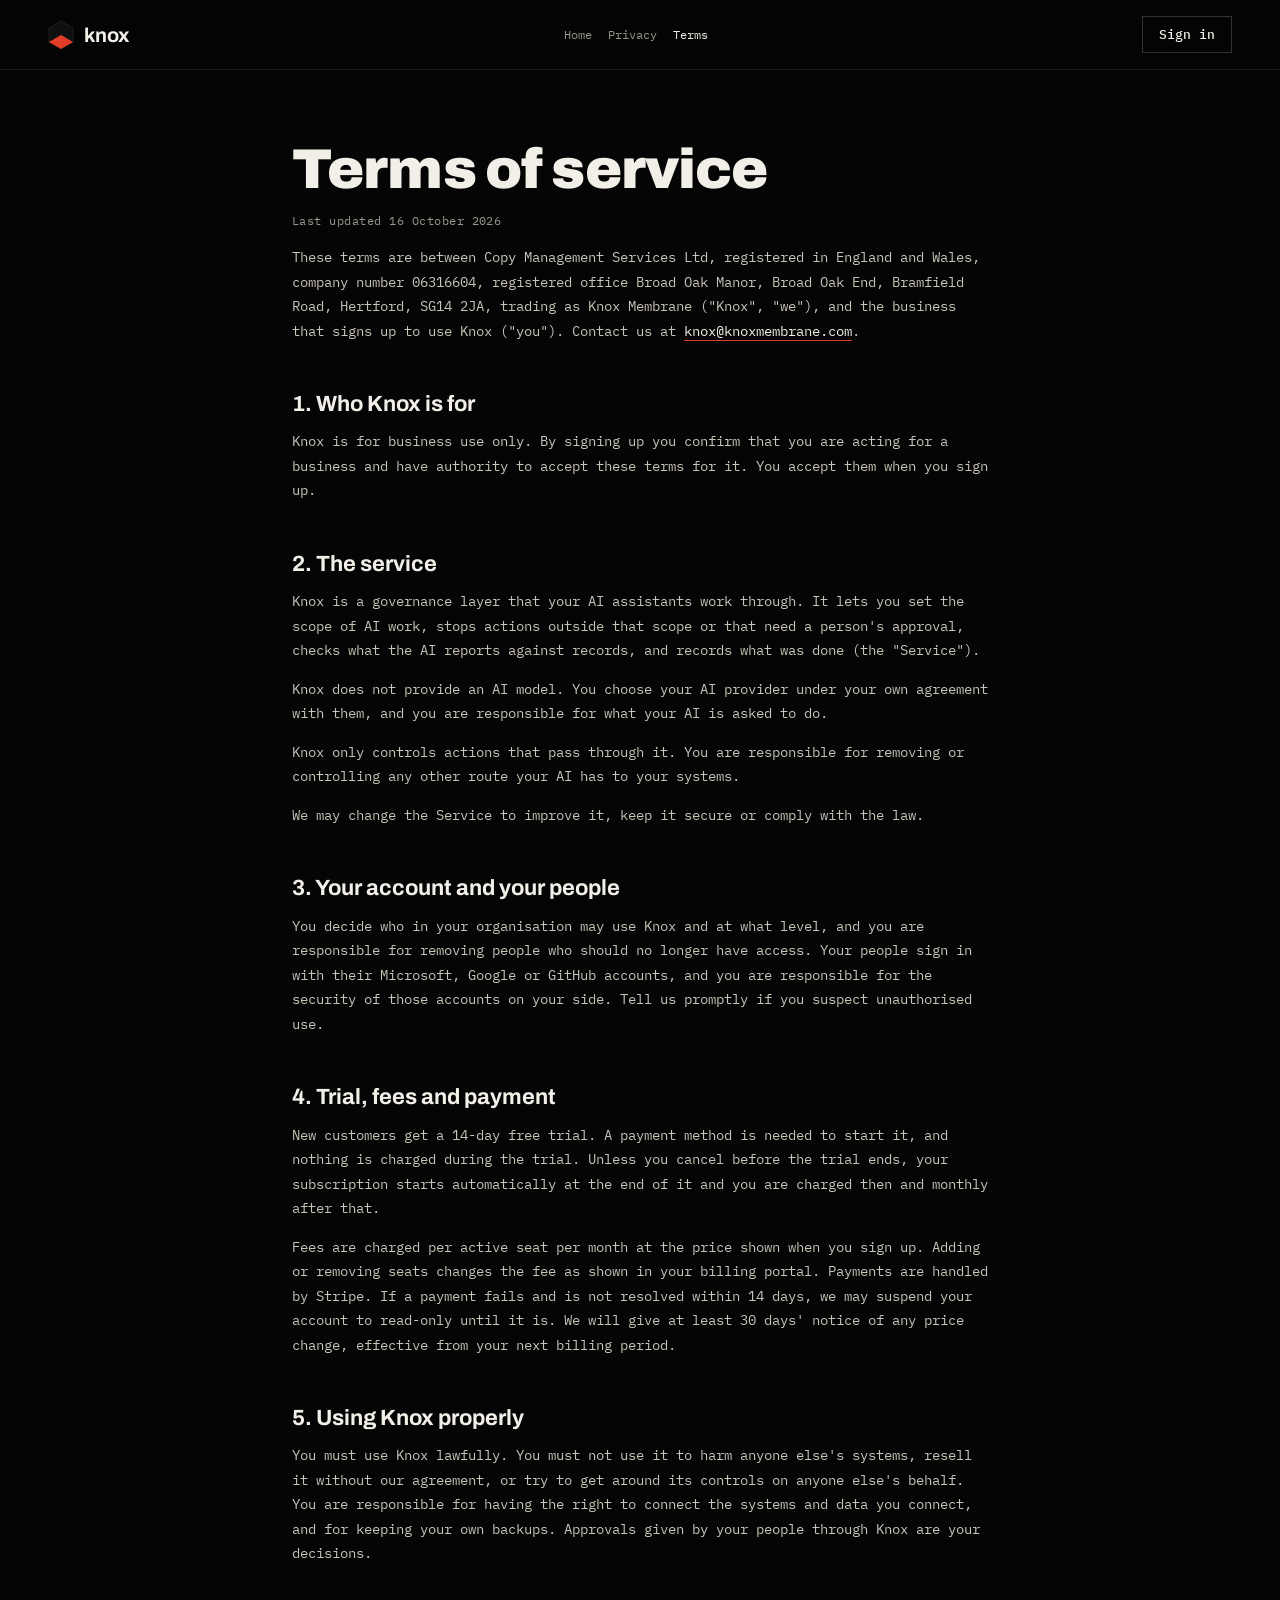
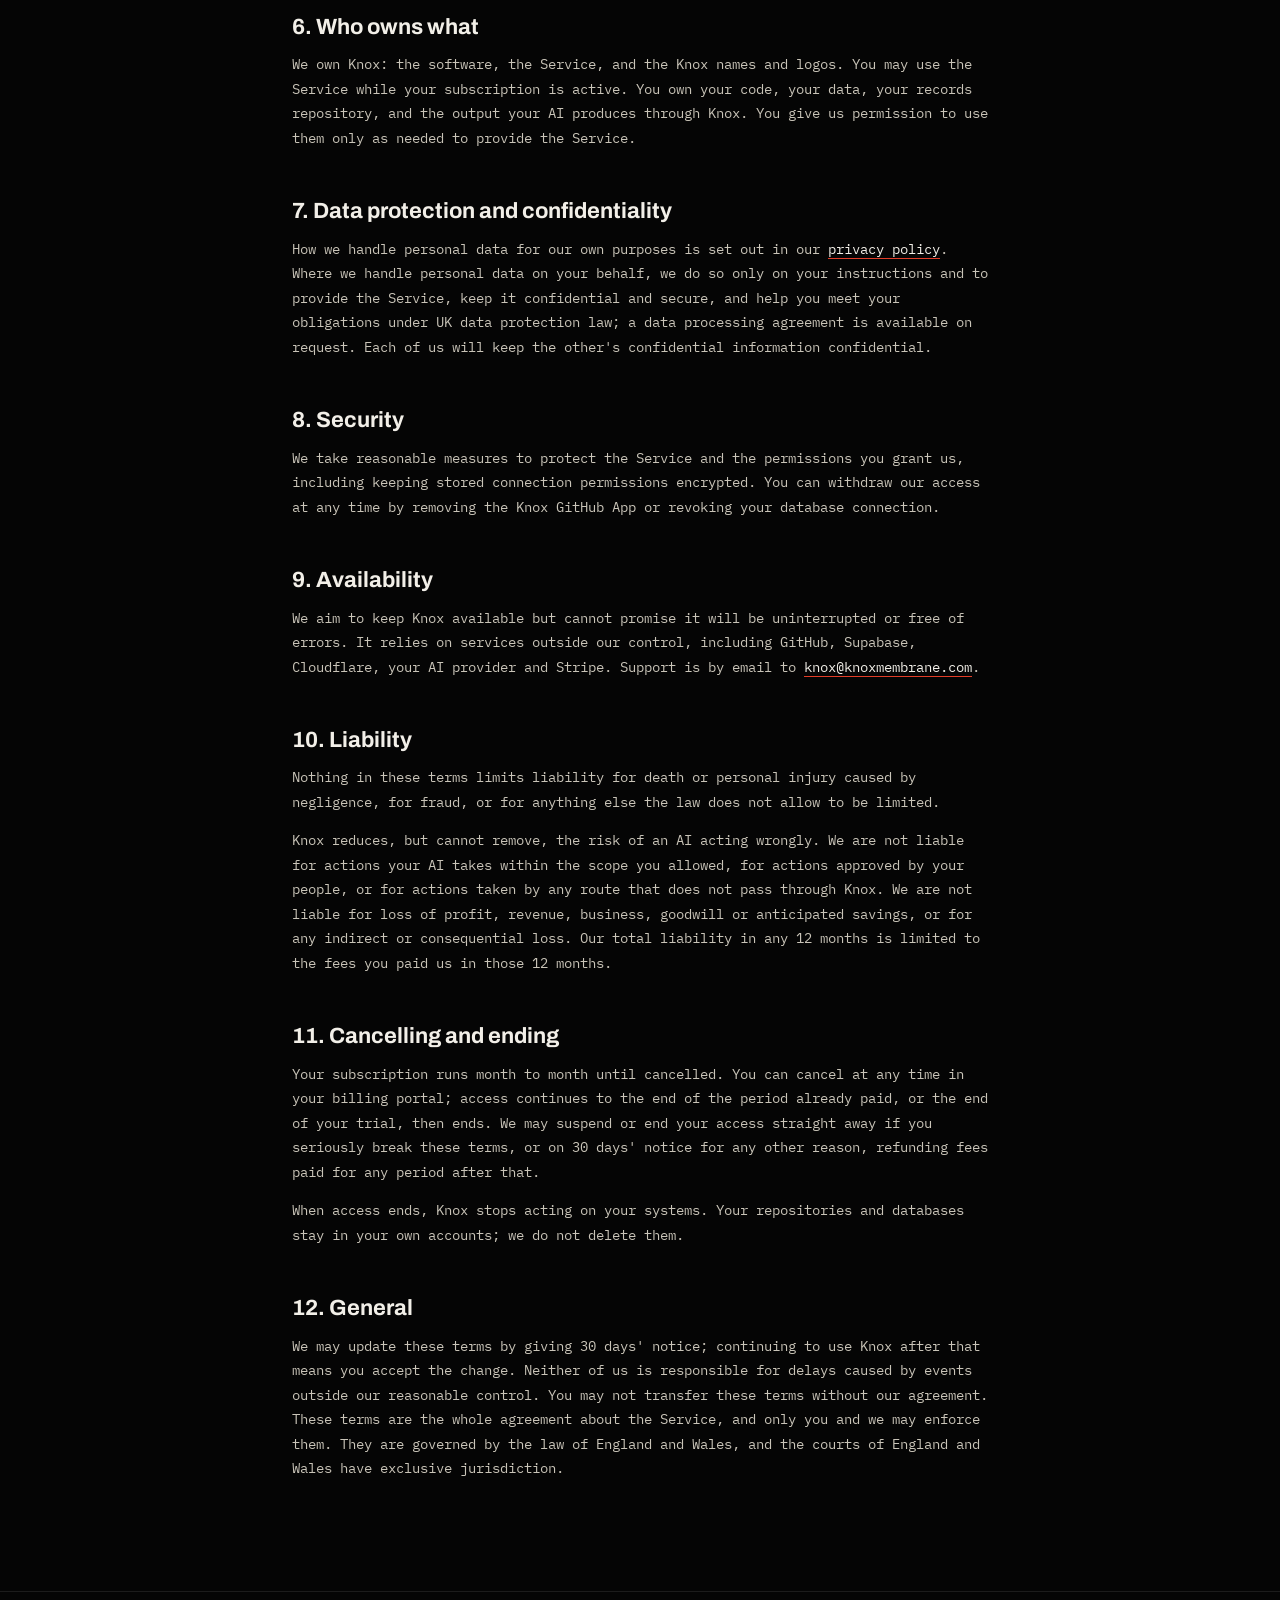
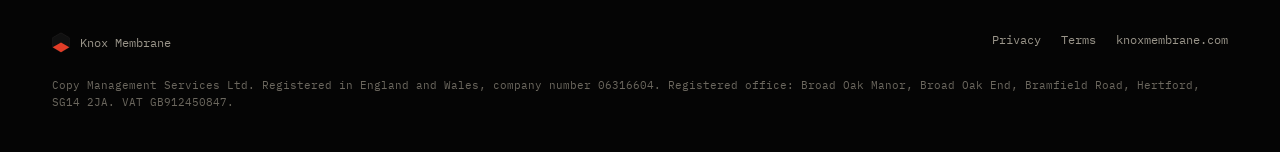
<file: terms-2026-10-16.html>
<!DOCTYPE html>
<html lang="en">
<head>
<meta charset="utf-8">
<meta name="viewport" content="width=device-width, initial-scale=1">
<title>Terms of service — Knox Membrane</title>
<meta name="description" content="The terms on which Copy Management Services Ltd, trading as Knox Membrane, provides the Knox service.">
<meta name="theme-color" content="#050505">
<link rel="preload" href="fonts/archivo-latin.woff2" as="font" type="font/woff2" crossorigin>
<link rel="preload" href="fonts/plexmono-400.woff2" as="font" type="font/woff2" crossorigin>
<link rel="stylesheet" href="styles.css">
<style>
  .doc{max-width:760px;margin:0 auto;padding:72px 32px 96px}
  .doc h1{margin:0 0 12px;font-family:Archivo,sans-serif;font-weight:900;font-size:clamp(34px,4.4vw,56px);line-height:1;letter-spacing:-0.015em}
  .doc h2{margin:48px 0 12px;font-family:Archivo,sans-serif;font-weight:700;font-size:22px;line-height:1.2}
  .doc p,.doc li{font-size:14px;line-height:1.75;color:#C9C4B8}
  .doc p{margin:0 0 14px}
  .doc ul{margin:0 0 14px;padding-left:20px}
  .doc li{margin:0 0 6px}
  .doc a{color:#F2EFE8;border-bottom:1px solid #E23D28}
  .doc a:hover{color:#E23D28}
  .doc .meta{font-size:12px;color:#9A958A;letter-spacing:0.04em}
  .doc table{width:100%;border-collapse:collapse;margin:0 0 14px;font-size:13px}
  .doc th,.doc td{border-top:1px solid #262524;padding:10px 12px 10px 0;text-align:left;vertical-align:top;line-height:1.6;color:#C9C4B8}
  .doc th{color:#F2EFE8;font-weight:600}
</style>
</head>
<body>
<div style="min-height:100vh;display:flex;flex-direction:column">

<header style="position:sticky;top:0;z-index:10;background:rgba(5,5,5,0.92);backdrop-filter:blur(8px);border-bottom:1px solid #1c1c1c">
  <div style="max-width:1240px;margin:0 auto;padding:16px 28px;display:flex;align-items:center;gap:16px 28px;flex-wrap:wrap">
    <a href="/" style="display:flex;align-items:center;gap:10px">
      <svg width="26" height="30" viewBox="-140 -160 280 320" aria-hidden="true"><polygon points="0,-150 130,-75 130,75 0,150 -130,75 -130,-75" fill="#101010" stroke="#262524" stroke-width="8"></polygon><polygon points="0,150 130,75 0,0 -130,75" fill="#E23D28"></polygon></svg>
      <span style="font-family:Archivo,sans-serif;font-weight:700;font-size:20px;color:#F2EFE8;line-height:1">knox</span>
    </a>
    <nav style="display:flex;flex-wrap:wrap;gap:8px 16px;font-size:12px;flex:1 1 auto;white-space:nowrap;justify-content:center">
      <a href="/" style="color:#9A958A" class="h1">Home</a>
      <a href="/privacy.html" style="color:#9A958A" class="h1">Privacy</a>
      <a href="/terms.html" aria-current="page" style="color:#F2EFE8">Terms</a>
    </nav>
    <div style="display:flex;gap:10px;white-space:nowrap">
      <a href="https://auth.knoxmembrane.com" style="font-size:13px;font-weight:500;padding:9px 16px;border:1px solid #333;color:#F2EFE8" class="h2">Sign in</a>
    </div>
  </div>
</header>

<main style="flex:1">
<article class="doc">
  <h1>Terms of service</h1>
  <p class="meta">Last updated 16 October 2026</p>

  <p>These terms are between Copy Management Services Ltd, registered in England and Wales, company number 06316604, registered office Broad Oak Manor, Broad Oak End, Bramfield Road, Hertford, SG14 2JA, trading as Knox Membrane ("Knox", "we"), and the business that signs up to use Knox ("you"). Contact us at <a href="mailto:knox@knoxmembrane.com">knox@knoxmembrane.com</a>.</p>

  <h2>1. Who Knox is for</h2>
  <p>Knox is for business use only. By signing up you confirm that you are acting for a business and have authority to accept these terms for it. You accept them when you sign up.</p>

  <h2>2. The service</h2>
  <p>Knox is a governance layer that your AI assistants work through. It lets you set the scope of AI work, stops actions outside that scope or that need a person's approval, checks what the AI reports against records, and records what was done (the "Service").</p>
  <p>Knox does not provide an AI model. You choose your AI provider under your own agreement with them, and you are responsible for what your AI is asked to do.</p>
  <p>Knox only controls actions that pass through it. You are responsible for removing or controlling any other route your AI has to your systems.</p>
  <p>We may change the Service to improve it, keep it secure or comply with the law.</p>

  <h2>3. Your account and your people</h2>
  <p>You decide who in your organisation may use Knox and at what level, and you are responsible for removing people who should no longer have access. Your people sign in with their Microsoft, Google or GitHub accounts, and you are responsible for the security of those accounts on your side. Tell us promptly if you suspect unauthorised use.</p>

  <h2>4. Trial, fees and payment</h2>
  <p>New customers get a 14-day free trial. A payment method is needed to start it, and nothing is charged during the trial. Unless you cancel before the trial ends, your subscription starts automatically at the end of it and you are charged then and monthly after that.</p>
  <p>Fees are charged per active seat per month at the price shown when you sign up. Adding or removing seats changes the fee as shown in your billing portal. Payments are handled by Stripe. If a payment fails and is not resolved within 14 days, we may suspend your account to read-only until it is. We will give at least 30 days' notice of any price change, effective from your next billing period.</p>

  <h2>5. Using Knox properly</h2>
  <p>You must use Knox lawfully. You must not use it to harm anyone else's systems, resell it without our agreement, or try to get around its controls on anyone else's behalf. You are responsible for having the right to connect the systems and data you connect, and for keeping your own backups. Approvals given by your people through Knox are your decisions.</p>

  <h2>6. Who owns what</h2>
  <p>We own Knox: the software, the Service, and the Knox names and logos. You may use the Service while your subscription is active. You own your code, your data, your records repository, and the output your AI produces through Knox. You give us permission to use them only as needed to provide the Service.</p>

  <h2>7. Data protection and confidentiality</h2>
  <p>How we handle personal data for our own purposes is set out in our <a href="/privacy.html">privacy policy</a>. Where we handle personal data on your behalf, we do so only on your instructions and to provide the Service, keep it confidential and secure, and help you meet your obligations under UK data protection law; a data processing agreement is available on request. Each of us will keep the other's confidential information confidential.</p>

  <h2>8. Security</h2>
  <p>We take reasonable measures to protect the Service and the permissions you grant us, including keeping stored connection permissions encrypted. You can withdraw our access at any time by removing the Knox GitHub App or revoking your database connection.</p>

  <h2>9. Availability</h2>
  <p>We aim to keep Knox available but cannot promise it will be uninterrupted or free of errors. It relies on services outside our control, including GitHub, Supabase, Cloudflare, your AI provider and Stripe. Support is by email to <a href="mailto:knox@knoxmembrane.com">knox@knoxmembrane.com</a>.</p>

  <h2>10. Liability</h2>
  <p>Nothing in these terms limits liability for death or personal injury caused by negligence, for fraud, or for anything else the law does not allow to be limited.</p>
  <p>Knox reduces, but cannot remove, the risk of an AI acting wrongly. We are not liable for actions your AI takes within the scope you allowed, for actions approved by your people, or for actions taken by any route that does not pass through Knox. We are not liable for loss of profit, revenue, business, goodwill or anticipated savings, or for any indirect or consequential loss. Our total liability in any 12 months is limited to the fees you paid us in those 12 months.</p>

  <h2>11. Cancelling and ending</h2>
  <p>Your subscription runs month to month until cancelled. You can cancel at any time in your billing portal; access continues to the end of the period already paid, or the end of your trial, then ends. We may suspend or end your access straight away if you seriously break these terms, or on 30 days' notice for any other reason, refunding fees paid for any period after that.</p>
  <p>When access ends, Knox stops acting on your systems. Your repositories and databases stay in your own accounts; we do not delete them.</p>

  <h2>12. General</h2>
  <p>We may update these terms by giving 30 days' notice; continuing to use Knox after that means you accept the change. Neither of us is responsible for delays caused by events outside our reasonable control. You may not transfer these terms without our agreement. These terms are the whole agreement about the Service, and only you and we may enforce them. They are governed by the law of England and Wales, and the courts of England and Wales have exclusive jurisdiction.</p>
</article>
</main>

<footer style="border-top:1px solid #1c1c1c">
  <div style="max-width:1240px;margin:0 auto;padding:40px 32px;display:flex;justify-content:space-between;gap:24px;flex-wrap:wrap;font-size:12px;color:#9A958A">
    <div style="display:flex;align-items:center;gap:10px">
      <svg width="18" height="21" viewBox="-140 -160 280 320" aria-hidden="true"><polygon points="0,-150 130,-75 130,75 0,150 -130,75 -130,-75" fill="#101010" stroke="#262524" stroke-width="8"></polygon><polygon points="0,150 130,75 0,0 -130,75" fill="#E23D28"></polygon></svg>
      <span>Knox Membrane</span>
    </div>
    <div style="display:flex;gap:20px;flex-wrap:wrap">
      <a href="/privacy.html" style="color:#9A958A" class="h1">Privacy</a>
      <a href="/terms.html" style="color:#9A958A" class="h1">Terms</a>
      <span>knoxmembrane.com</span>
    </div>
    <div style="flex-basis:100%;font-size:11px;line-height:1.6;color:#6b675e">Copy Management Services Ltd. Registered in England and Wales, company number 06316604. Registered office: Broad Oak Manor, Broad Oak End, Bramfield Road, Hertford, SG14 2JA. VAT GB912450847.</div>
  </div>
</footer>

</div>
</body>
</html>
</file>
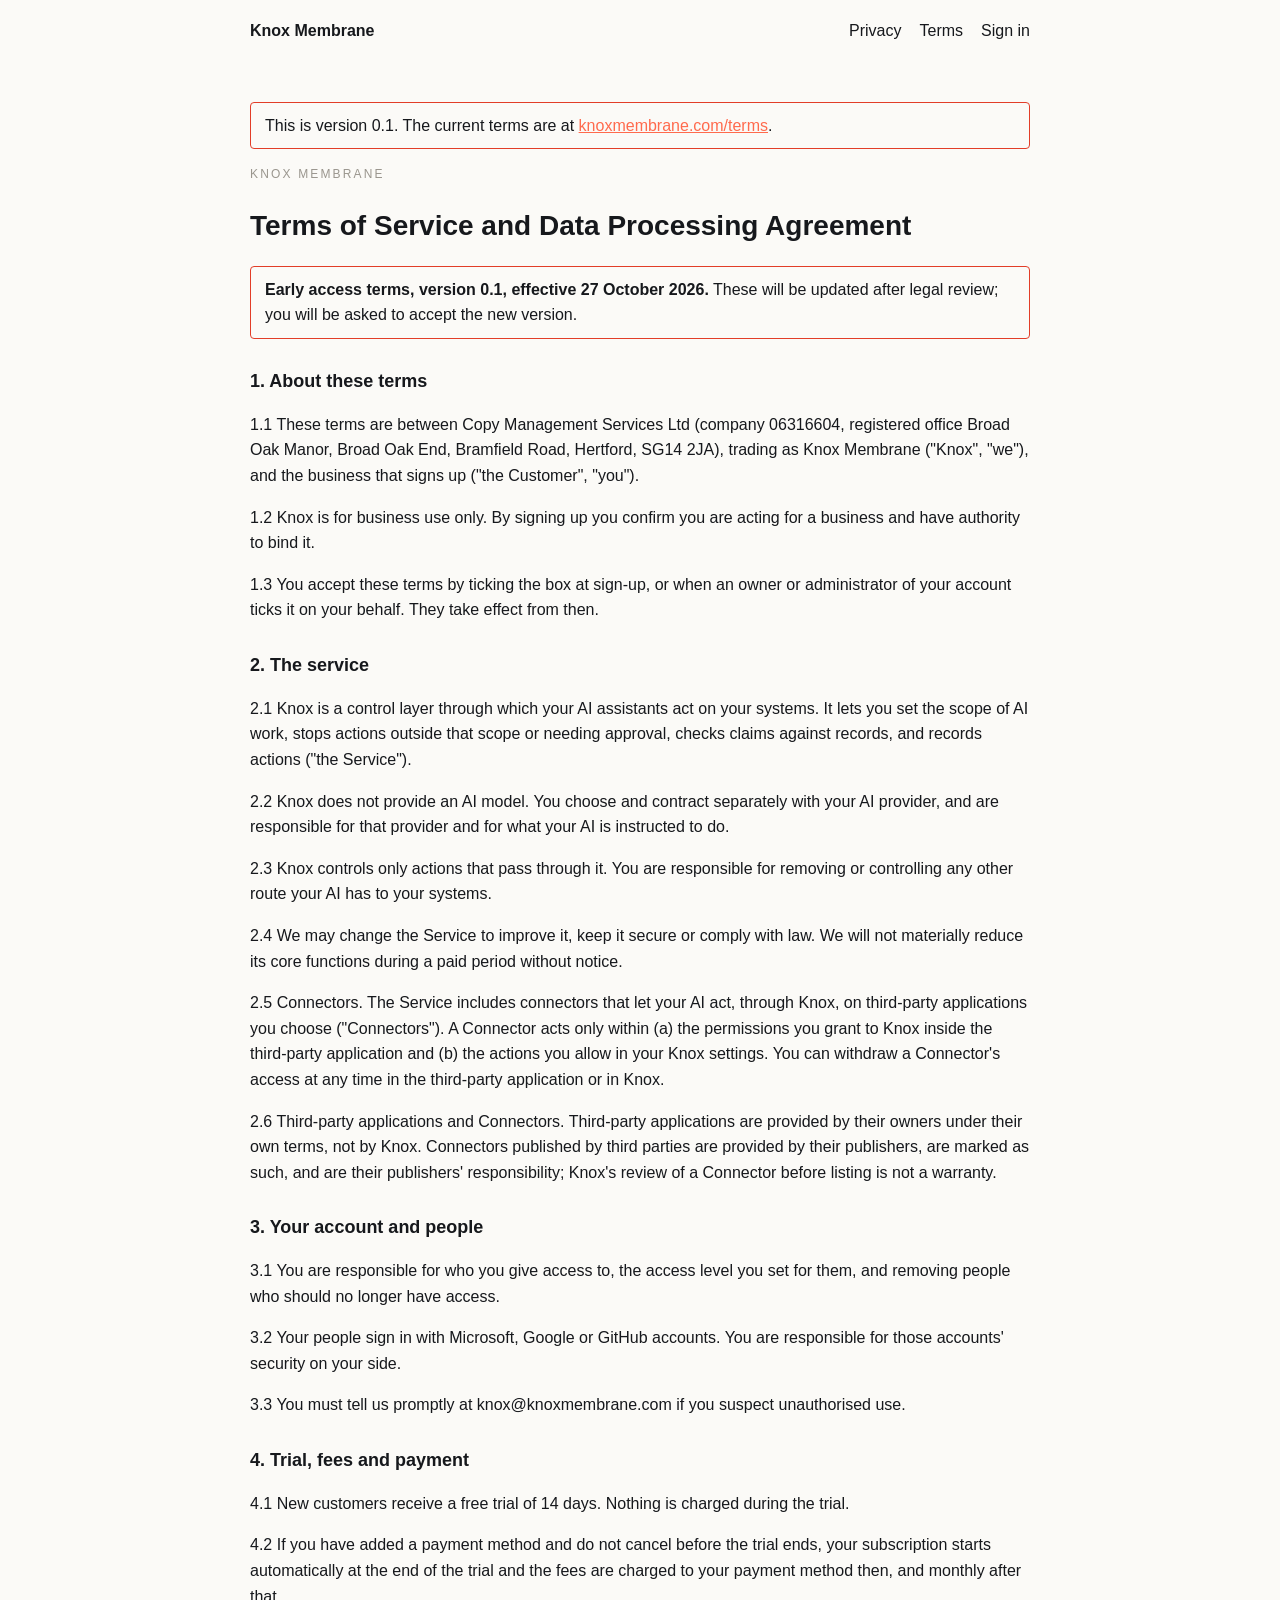
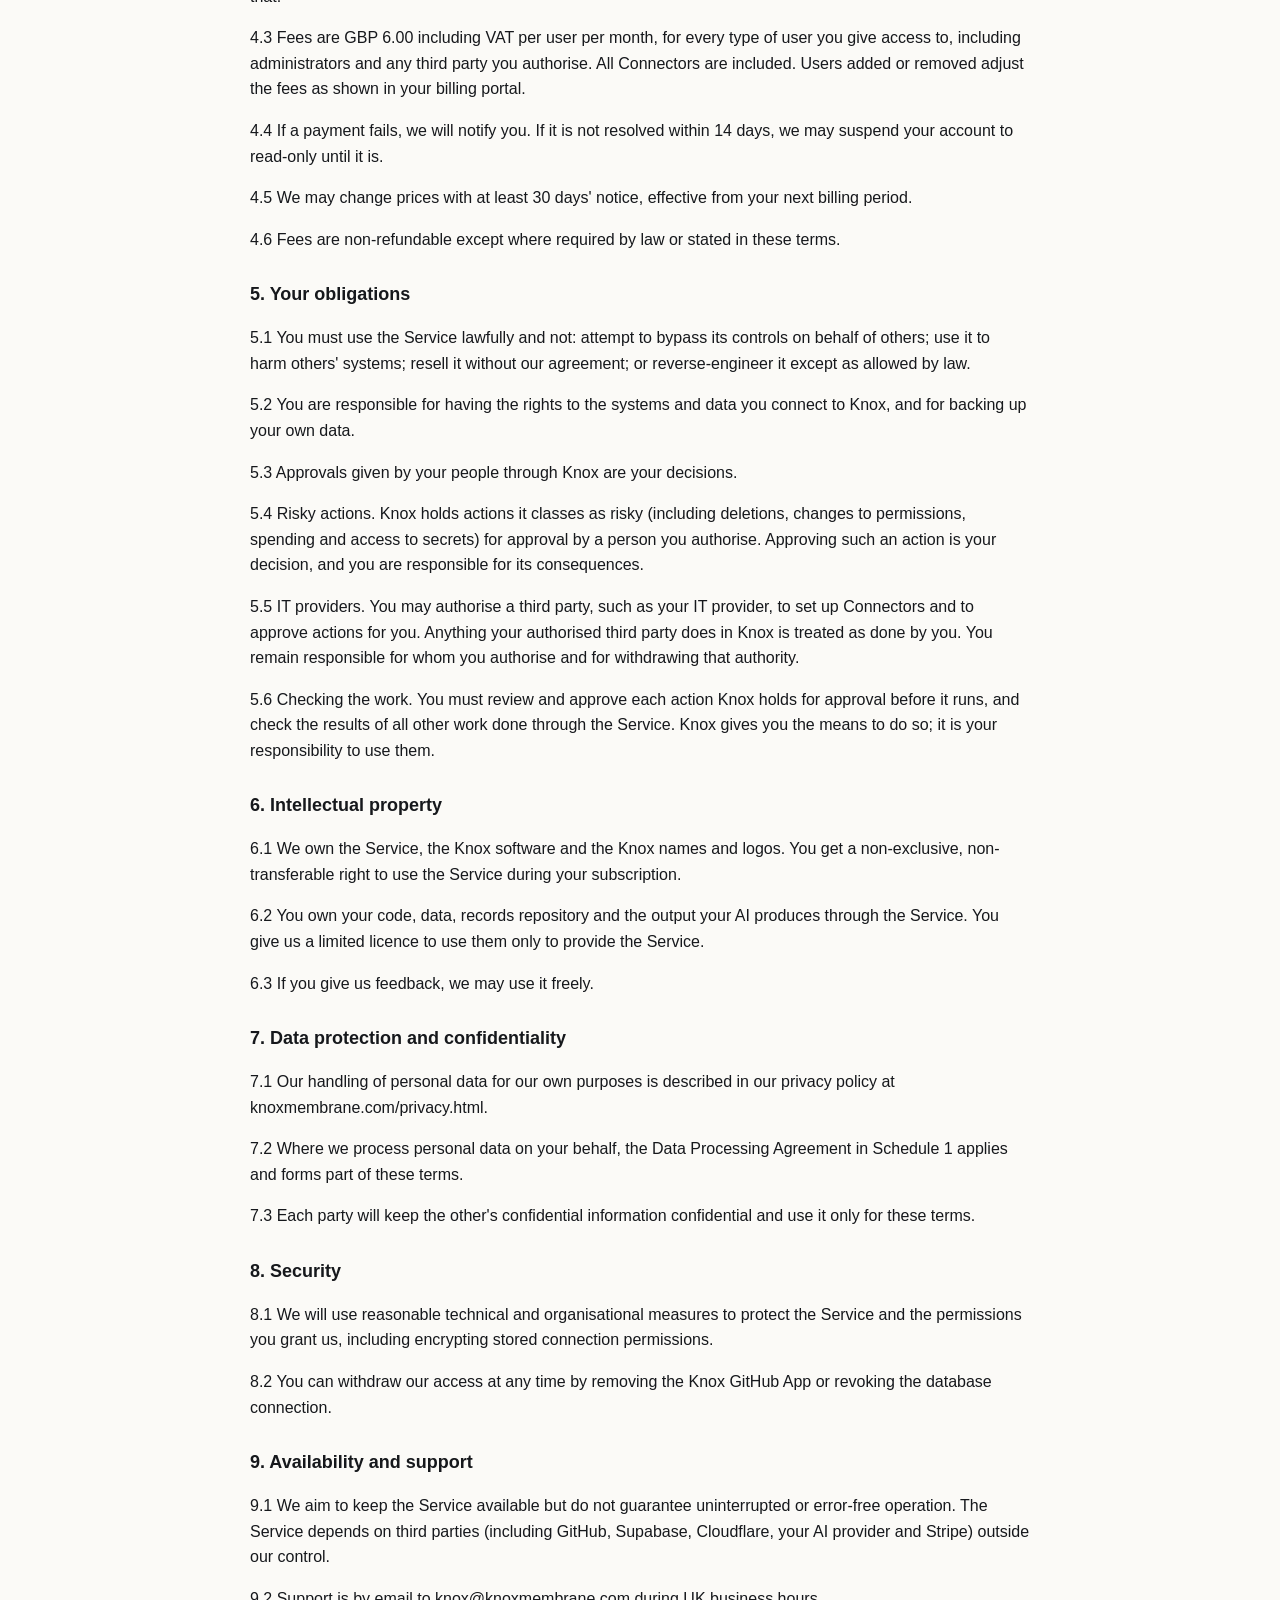
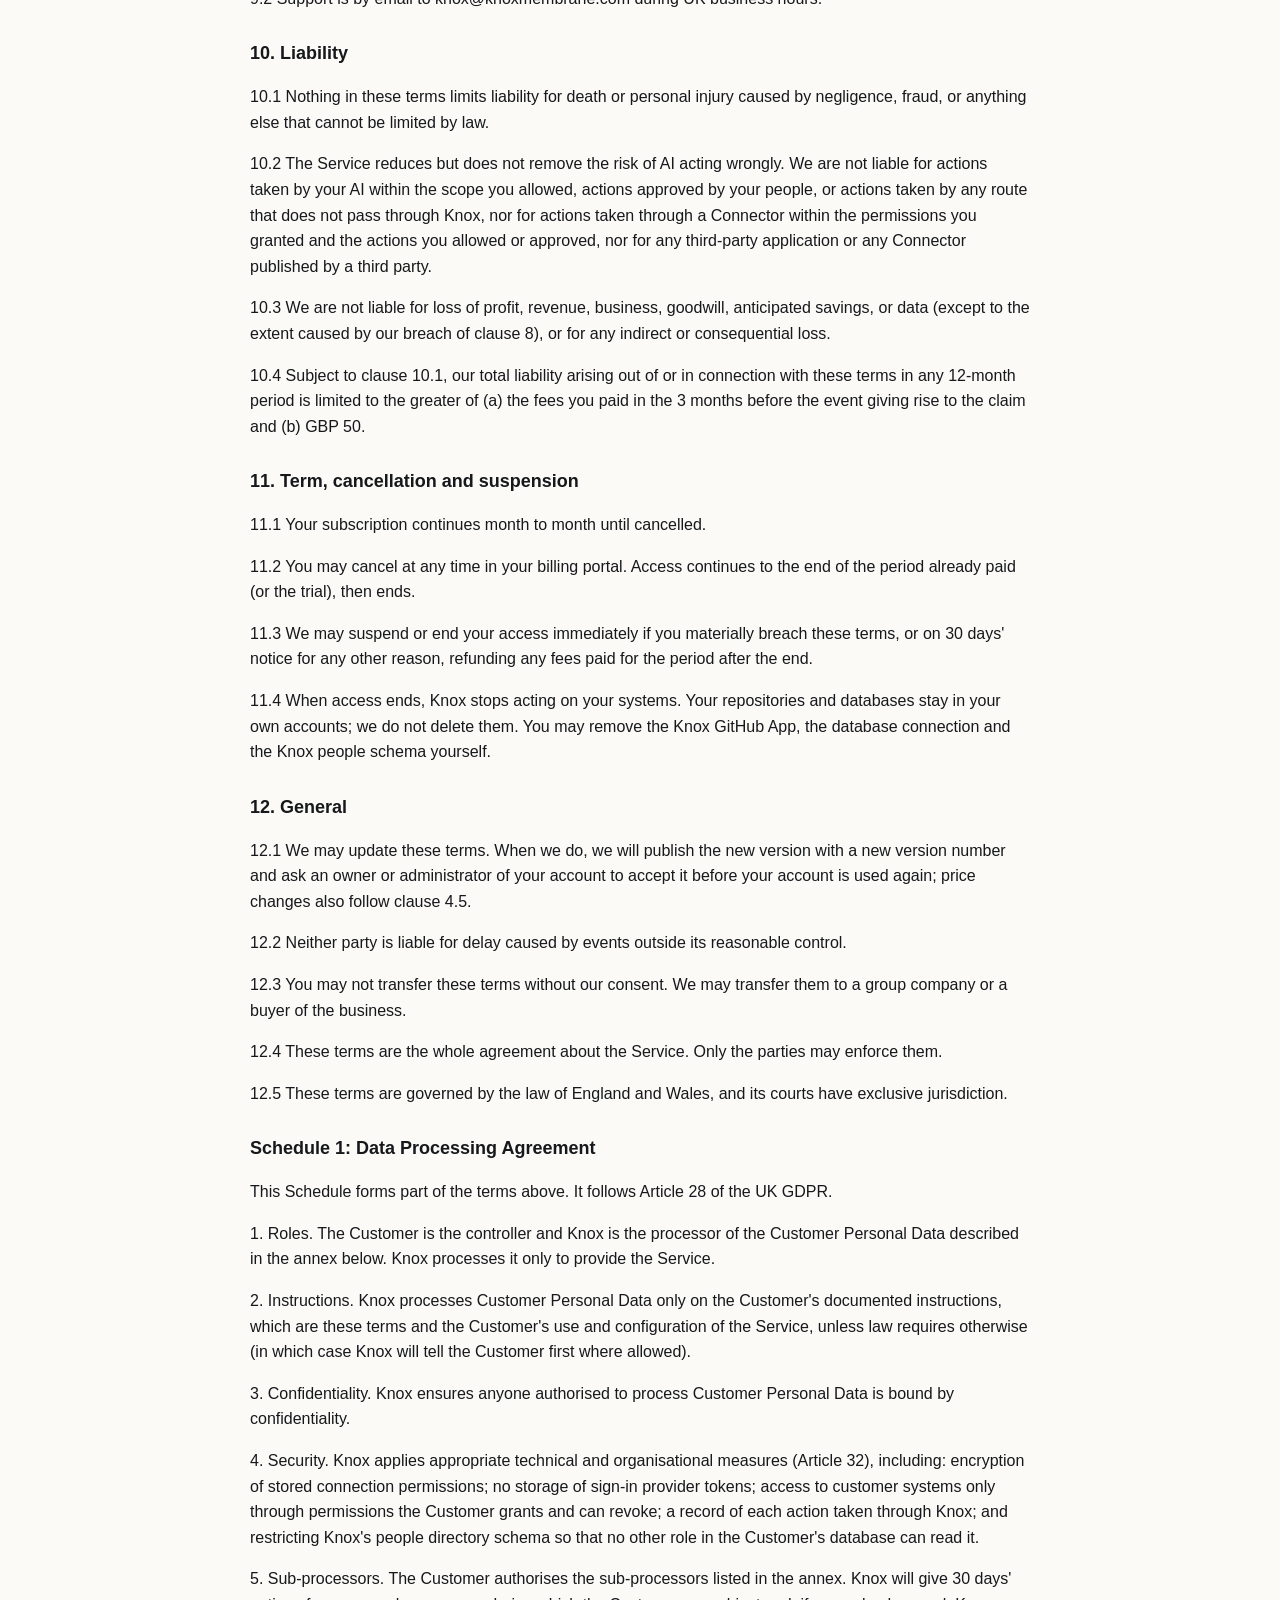
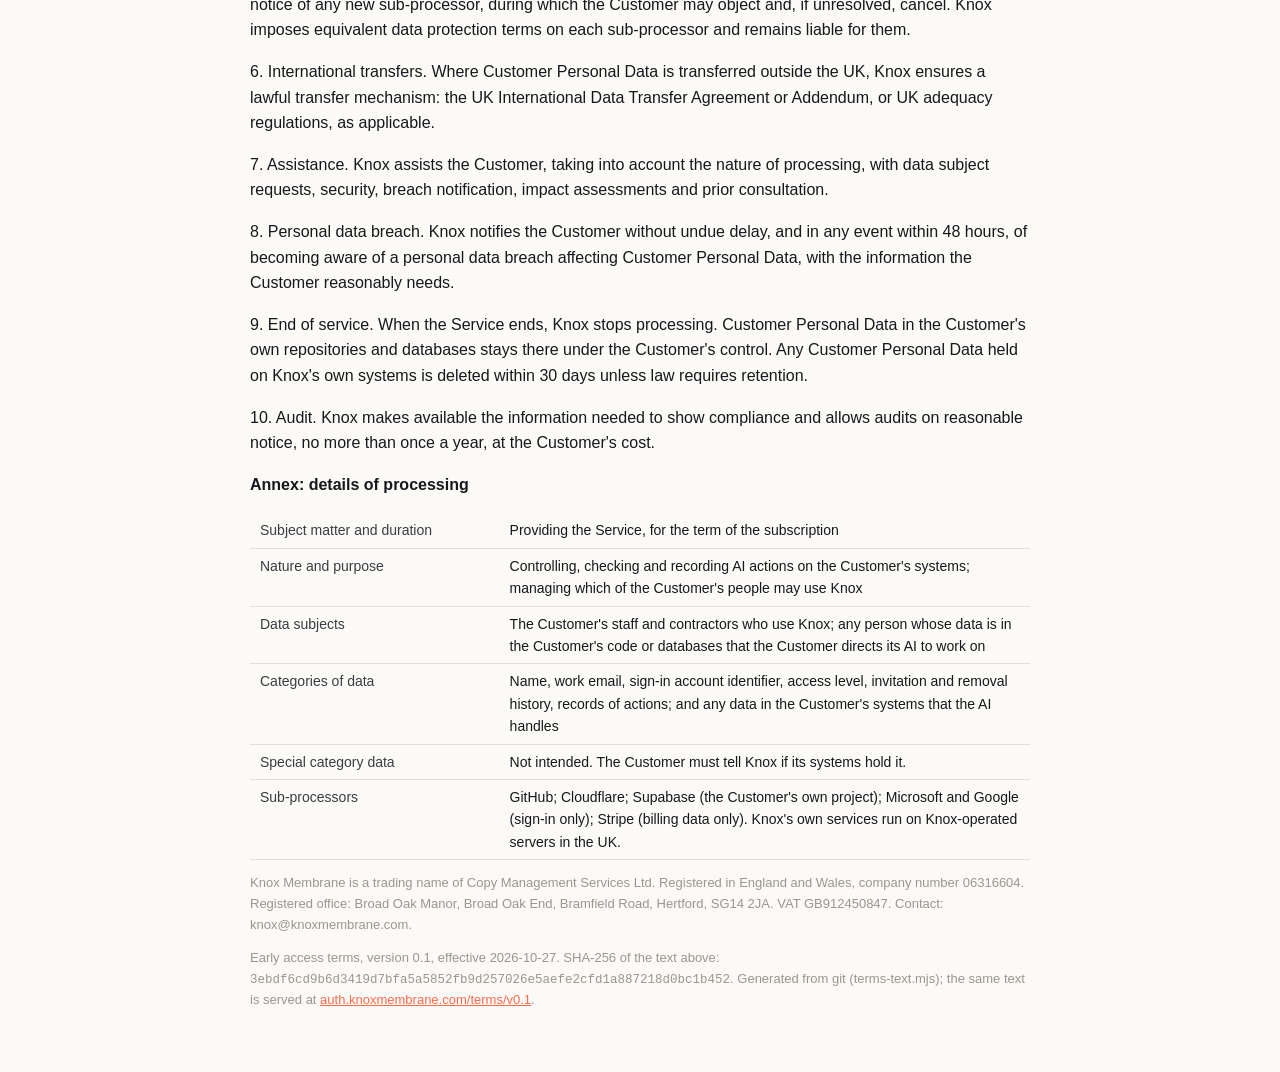
<file: terms/v0.1.html>
<!doctype html>
<html lang="en"><head><meta charset="utf-8"><meta name="viewport" content="width=device-width,initial-scale=1">
<title>Early access terms, version 0.1 — Knox Membrane</title>
<meta name="description" content="Knox Membrane Terms of Service and Data Processing Agreement, version 0.1.">
<style>body{margin:0;background:#0f1115;color:#e9e6df;font:16px/1.6 -apple-system,BlinkMacSystemFont,"Segoe UI",Roboto,Helvetica,Arial,sans-serif}
a{color:#ff6a4d}main{max-width:780px;margin:0 auto;padding:24px 20px 48px}nav{max-width:780px;margin:0 auto;padding:18px 20px;display:flex;gap:18px;flex-wrap:wrap}
nav a{color:#e9e6df;text-decoration:none}nav .brand{font-weight:700;margin-right:auto}h1{font-size:28px;line-height:1.25}h2{font-size:18px;margin-top:28px}h3{font-size:16px}
.terms-kicker{text-transform:uppercase;letter-spacing:.18em;font-size:12px;color:#9a968e}.terms-status{padding:10px 14px;border:1px solid #e23d28;border-radius:4px}
table{width:100%;border-collapse:collapse;font-size:14px}th,td{text-align:left;vertical-align:top;padding:6px 10px;border-bottom:1px solid #2a2d33;font-weight:400}th{width:32%;color:#c9c5bc}
.terms-foot,.sha{font-size:13px;color:#9a968e;overflow-wrap:anywhere}code{font-size:12.5px}
@media (prefers-color-scheme: light){body{background:#fbfaf7;color:#16181c}nav a{color:#16181c}th,td{border-color:#e2dfd8}th{color:#3a3d42}}</style></head><body><nav><a class="brand" href="https://knoxmembrane.com/">Knox Membrane</a><a href="https://knoxmembrane.com/privacy.html">Privacy</a><a href="https://knoxmembrane.com/terms">Terms</a><a href="https://auth.knoxmembrane.com">Sign in</a></nav>
<main>
<p class="terms-status">This is version 0.1. The current terms are at <a href="https://knoxmembrane.com/terms">knoxmembrane.com/terms</a>.</p>
<article id="terms-text" data-version="0.1" data-sha256="3ebdf6cd9b6d3419d7bfa5a5852fb9d257026e5aefe2cfd1a887218d0bc1b452"><header class="terms-head">
<p class="terms-kicker">Knox Membrane</p>
<h1>Terms of Service and Data Processing Agreement</h1>
<p class="terms-status"><strong>Early access terms, version 0.1, effective 27 October 2026.</strong> These will be updated after legal review; you will be asked to accept the new version.</p>
</header>

<section>
<h2>1. About these terms</h2>
<p>1.1 These terms are between Copy Management Services Ltd (company 06316604, registered office Broad Oak Manor, Broad Oak End, Bramfield Road, Hertford, SG14 2JA), trading as Knox Membrane ("Knox", "we"), and the business that signs up ("the Customer", "you").</p>
<p>1.2 Knox is for business use only. By signing up you confirm you are acting for a business and have authority to bind it.</p>
<p>1.3 You accept these terms by ticking the box at sign-up, or when an owner or administrator of your account ticks it on your behalf. They take effect from then.</p>
</section>

<section>
<h2>2. The service</h2>
<p>2.1 Knox is a control layer through which your AI assistants act on your systems. It lets you set the scope of AI work, stops actions outside that scope or needing approval, checks claims against records, and records actions ("the Service").</p>
<p>2.2 Knox does not provide an AI model. You choose and contract separately with your AI provider, and are responsible for that provider and for what your AI is instructed to do.</p>
<p>2.3 Knox controls only actions that pass through it. You are responsible for removing or controlling any other route your AI has to your systems.</p>
<p>2.4 We may change the Service to improve it, keep it secure or comply with law. We will not materially reduce its core functions during a paid period without notice.</p>
<p>2.5 Connectors. The Service includes connectors that let your AI act, through Knox, on third-party applications you choose ("Connectors"). A Connector acts only within (a) the permissions you grant to Knox inside the third-party application and (b) the actions you allow in your Knox settings. You can withdraw a Connector's access at any time in the third-party application or in Knox.</p>
<p>2.6 Third-party applications and Connectors. Third-party applications are provided by their owners under their own terms, not by Knox. Connectors published by third parties are provided by their publishers, are marked as such, and are their publishers' responsibility; Knox's review of a Connector before listing is not a warranty.</p>
</section>

<section>
<h2>3. Your account and people</h2>
<p>3.1 You are responsible for who you give access to, the access level you set for them, and removing people who should no longer have access.</p>
<p>3.2 Your people sign in with Microsoft, Google or GitHub accounts. You are responsible for those accounts' security on your side.</p>
<p>3.3 You must tell us promptly at knox@knoxmembrane.com if you suspect unauthorised use.</p>
</section>

<section>
<h2>4. Trial, fees and payment</h2>
<p>4.1 New customers receive a free trial of 14 days. Nothing is charged during the trial.</p>
<p>4.2 If you have added a payment method and do not cancel before the trial ends, your subscription starts automatically at the end of the trial and the fees are charged to your payment method then, and monthly after that.</p>
<p>4.3 Fees are GBP 6.00 including VAT per user per month, for every type of user you give access to, including administrators and any third party you authorise. All Connectors are included. Users added or removed adjust the fees as shown in your billing portal.</p>
<p>4.4 If a payment fails, we will notify you. If it is not resolved within 14 days, we may suspend your account to read-only until it is.</p>
<p>4.5 We may change prices with at least 30 days' notice, effective from your next billing period.</p>
<p>4.6 Fees are non-refundable except where required by law or stated in these terms.</p>
</section>

<section>
<h2>5. Your obligations</h2>
<p>5.1 You must use the Service lawfully and not: attempt to bypass its controls on behalf of others; use it to harm others' systems; resell it without our agreement; or reverse-engineer it except as allowed by law.</p>
<p>5.2 You are responsible for having the rights to the systems and data you connect to Knox, and for backing up your own data.</p>
<p>5.3 Approvals given by your people through Knox are your decisions.</p>
<p>5.4 Risky actions. Knox holds actions it classes as risky (including deletions, changes to permissions, spending and access to secrets) for approval by a person you authorise. Approving such an action is your decision, and you are responsible for its consequences.</p>
<p>5.5 IT providers. You may authorise a third party, such as your IT provider, to set up Connectors and to approve actions for you. Anything your authorised third party does in Knox is treated as done by you. You remain responsible for whom you authorise and for withdrawing that authority.</p>
<p>5.6 Checking the work. You must review and approve each action Knox holds for approval before it runs, and check the results of all other work done through the Service. Knox gives you the means to do so; it is your responsibility to use them.</p>
</section>

<section>
<h2>6. Intellectual property</h2>
<p>6.1 We own the Service, the Knox software and the Knox names and logos. You get a non-exclusive, non-transferable right to use the Service during your subscription.</p>
<p>6.2 You own your code, data, records repository and the output your AI produces through the Service. You give us a limited licence to use them only to provide the Service.</p>
<p>6.3 If you give us feedback, we may use it freely.</p>
</section>

<section>
<h2>7. Data protection and confidentiality</h2>
<p>7.1 Our handling of personal data for our own purposes is described in our privacy policy at knoxmembrane.com/privacy.html.</p>
<p>7.2 Where we process personal data on your behalf, the Data Processing Agreement in Schedule 1 applies and forms part of these terms.</p>
<p>7.3 Each party will keep the other's confidential information confidential and use it only for these terms.</p>
</section>

<section>
<h2>8. Security</h2>
<p>8.1 We will use reasonable technical and organisational measures to protect the Service and the permissions you grant us, including encrypting stored connection permissions.</p>
<p>8.2 You can withdraw our access at any time by removing the Knox GitHub App or revoking the database connection.</p>
</section>

<section>
<h2>9. Availability and support</h2>
<p>9.1 We aim to keep the Service available but do not guarantee uninterrupted or error-free operation. The Service depends on third parties (including GitHub, Supabase, Cloudflare, your AI provider and Stripe) outside our control.</p>
<p>9.2 Support is by email to knox@knoxmembrane.com during UK business hours.</p>
</section>

<section>
<h2>10. Liability</h2>
<p>10.1 Nothing in these terms limits liability for death or personal injury caused by negligence, fraud, or anything else that cannot be limited by law.</p>
<p>10.2 The Service reduces but does not remove the risk of AI acting wrongly. We are not liable for actions taken by your AI within the scope you allowed, actions approved by your people, or actions taken by any route that does not pass through Knox, nor for actions taken through a Connector within the permissions you granted and the actions you allowed or approved, nor for any third-party application or any Connector published by a third party.</p>
<p>10.3 We are not liable for loss of profit, revenue, business, goodwill, anticipated savings, or data (except to the extent caused by our breach of clause 8), or for any indirect or consequential loss.</p>
<p>10.4 Subject to clause 10.1, our total liability arising out of or in connection with these terms in any 12-month period is limited to the greater of (a) the fees you paid in the 3 months before the event giving rise to the claim and (b) GBP 50.</p>
</section>

<section>
<h2>11. Term, cancellation and suspension</h2>
<p>11.1 Your subscription continues month to month until cancelled.</p>
<p>11.2 You may cancel at any time in your billing portal. Access continues to the end of the period already paid (or the trial), then ends.</p>
<p>11.3 We may suspend or end your access immediately if you materially breach these terms, or on 30 days' notice for any other reason, refunding any fees paid for the period after the end.</p>
<p>11.4 When access ends, Knox stops acting on your systems. Your repositories and databases stay in your own accounts; we do not delete them. You may remove the Knox GitHub App, the database connection and the Knox people schema yourself.</p>
</section>

<section>
<h2>12. General</h2>
<p>12.1 We may update these terms. When we do, we will publish the new version with a new version number and ask an owner or administrator of your account to accept it before your account is used again; price changes also follow clause 4.5.</p>
<p>12.2 Neither party is liable for delay caused by events outside its reasonable control.</p>
<p>12.3 You may not transfer these terms without our consent. We may transfer them to a group company or a buyer of the business.</p>
<p>12.4 These terms are the whole agreement about the Service. Only the parties may enforce them.</p>
<p>12.5 These terms are governed by the law of England and Wales, and its courts have exclusive jurisdiction.</p>
</section>

<section>
<h2>Schedule 1: Data Processing Agreement</h2>
<p>This Schedule forms part of the terms above. It follows Article 28 of the UK GDPR.</p>
<p>1. Roles. The Customer is the controller and Knox is the processor of the Customer Personal Data described in the annex below. Knox processes it only to provide the Service.</p>
<p>2. Instructions. Knox processes Customer Personal Data only on the Customer's documented instructions, which are these terms and the Customer's use and configuration of the Service, unless law requires otherwise (in which case Knox will tell the Customer first where allowed).</p>
<p>3. Confidentiality. Knox ensures anyone authorised to process Customer Personal Data is bound by confidentiality.</p>
<p>4. Security. Knox applies appropriate technical and organisational measures (Article 32), including: encryption of stored connection permissions; no storage of sign-in provider tokens; access to customer systems only through permissions the Customer grants and can revoke; a record of each action taken through Knox; and restricting Knox's people directory schema so that no other role in the Customer's database can read it.</p>
<p>5. Sub-processors. The Customer authorises the sub-processors listed in the annex. Knox will give 30 days' notice of any new sub-processor, during which the Customer may object and, if unresolved, cancel. Knox imposes equivalent data protection terms on each sub-processor and remains liable for them.</p>
<p>6. International transfers. Where Customer Personal Data is transferred outside the UK, Knox ensures a lawful transfer mechanism: the UK International Data Transfer Agreement or Addendum, or UK adequacy regulations, as applicable.</p>
<p>7. Assistance. Knox assists the Customer, taking into account the nature of processing, with data subject requests, security, breach notification, impact assessments and prior consultation.</p>
<p>8. Personal data breach. Knox notifies the Customer without undue delay, and in any event within 48 hours, of becoming aware of a personal data breach affecting Customer Personal Data, with the information the Customer reasonably needs.</p>
<p>9. End of service. When the Service ends, Knox stops processing. Customer Personal Data in the Customer's own repositories and databases stays there under the Customer's control. Any Customer Personal Data held on Knox's own systems is deleted within 30 days unless law requires retention.</p>
<p>10. Audit. Knox makes available the information needed to show compliance and allows audits on reasonable notice, no more than once a year, at the Customer's cost.</p>
<h3>Annex: details of processing</h3>
<table>
<tr><th scope="row">Subject matter and duration</th><td>Providing the Service, for the term of the subscription</td></tr>
<tr><th scope="row">Nature and purpose</th><td>Controlling, checking and recording AI actions on the Customer's systems; managing which of the Customer's people may use Knox</td></tr>
<tr><th scope="row">Data subjects</th><td>The Customer's staff and contractors who use Knox; any person whose data is in the Customer's code or databases that the Customer directs its AI to work on</td></tr>
<tr><th scope="row">Categories of data</th><td>Name, work email, sign-in account identifier, access level, invitation and removal history, records of actions; and any data in the Customer's systems that the AI handles</td></tr>
<tr><th scope="row">Special category data</th><td>Not intended. The Customer must tell Knox if its systems hold it.</td></tr>
<tr><th scope="row">Sub-processors</th><td>GitHub; Cloudflare; Supabase (the Customer's own project); Microsoft and Google (sign-in only); Stripe (billing data only). Knox's own services run on Knox-operated servers in the UK.</td></tr>
</table>
</section>

<footer class="terms-foot">
<p>Knox Membrane is a trading name of Copy Management Services Ltd. Registered in England and Wales, company number 06316604. Registered office: Broad Oak Manor, Broad Oak End, Bramfield Road, Hertford, SG14 2JA. VAT GB912450847. Contact: knox@knoxmembrane.com.</p>
</footer></article>
<p class="sha">Early access terms, version 0.1, effective 2026-10-27. SHA-256 of the text above: <code>3ebdf6cd9b6d3419d7bfa5a5852fb9d257026e5aefe2cfd1a887218d0bc1b452</code>. Generated from git (terms-text.mjs); the same text is served at <a href="https://auth.knoxmembrane.com/terms/v0.1">auth.knoxmembrane.com/terms/v0.1</a>.</p>
</main></body></html>
</file>
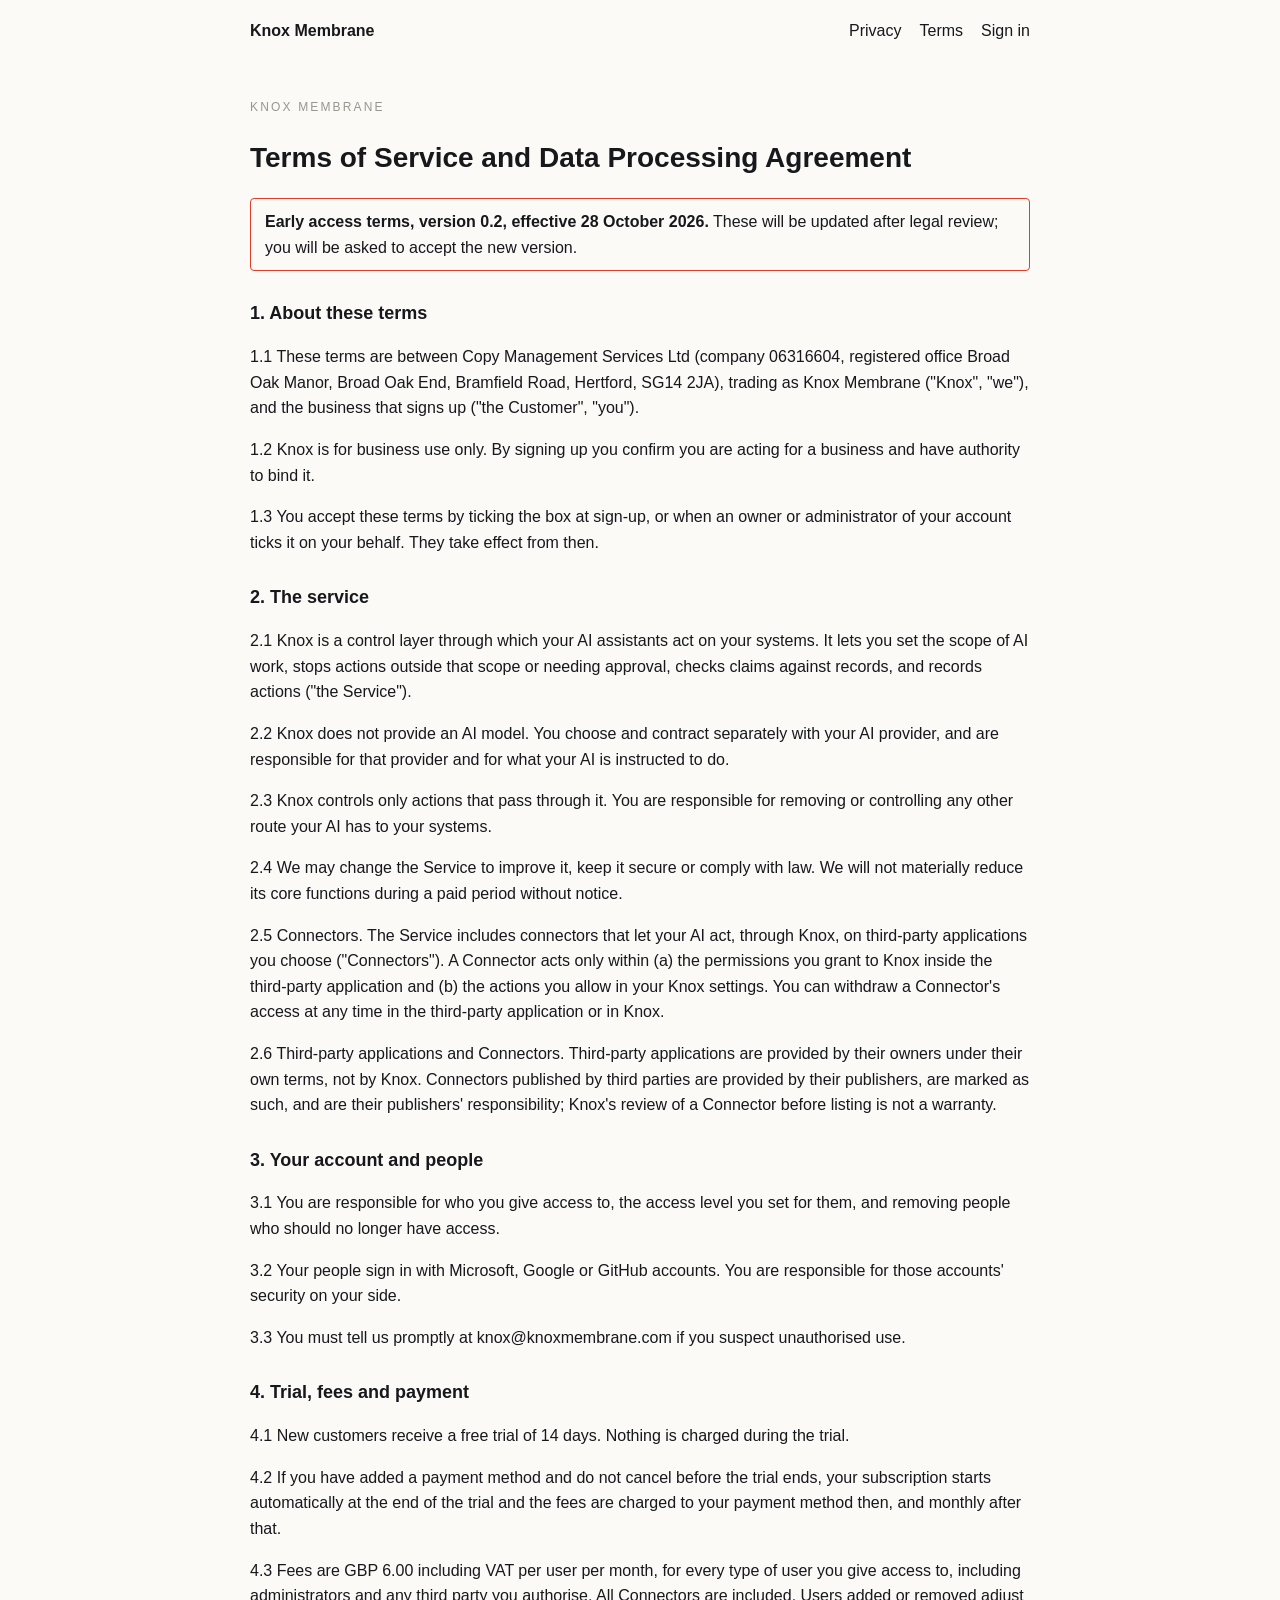
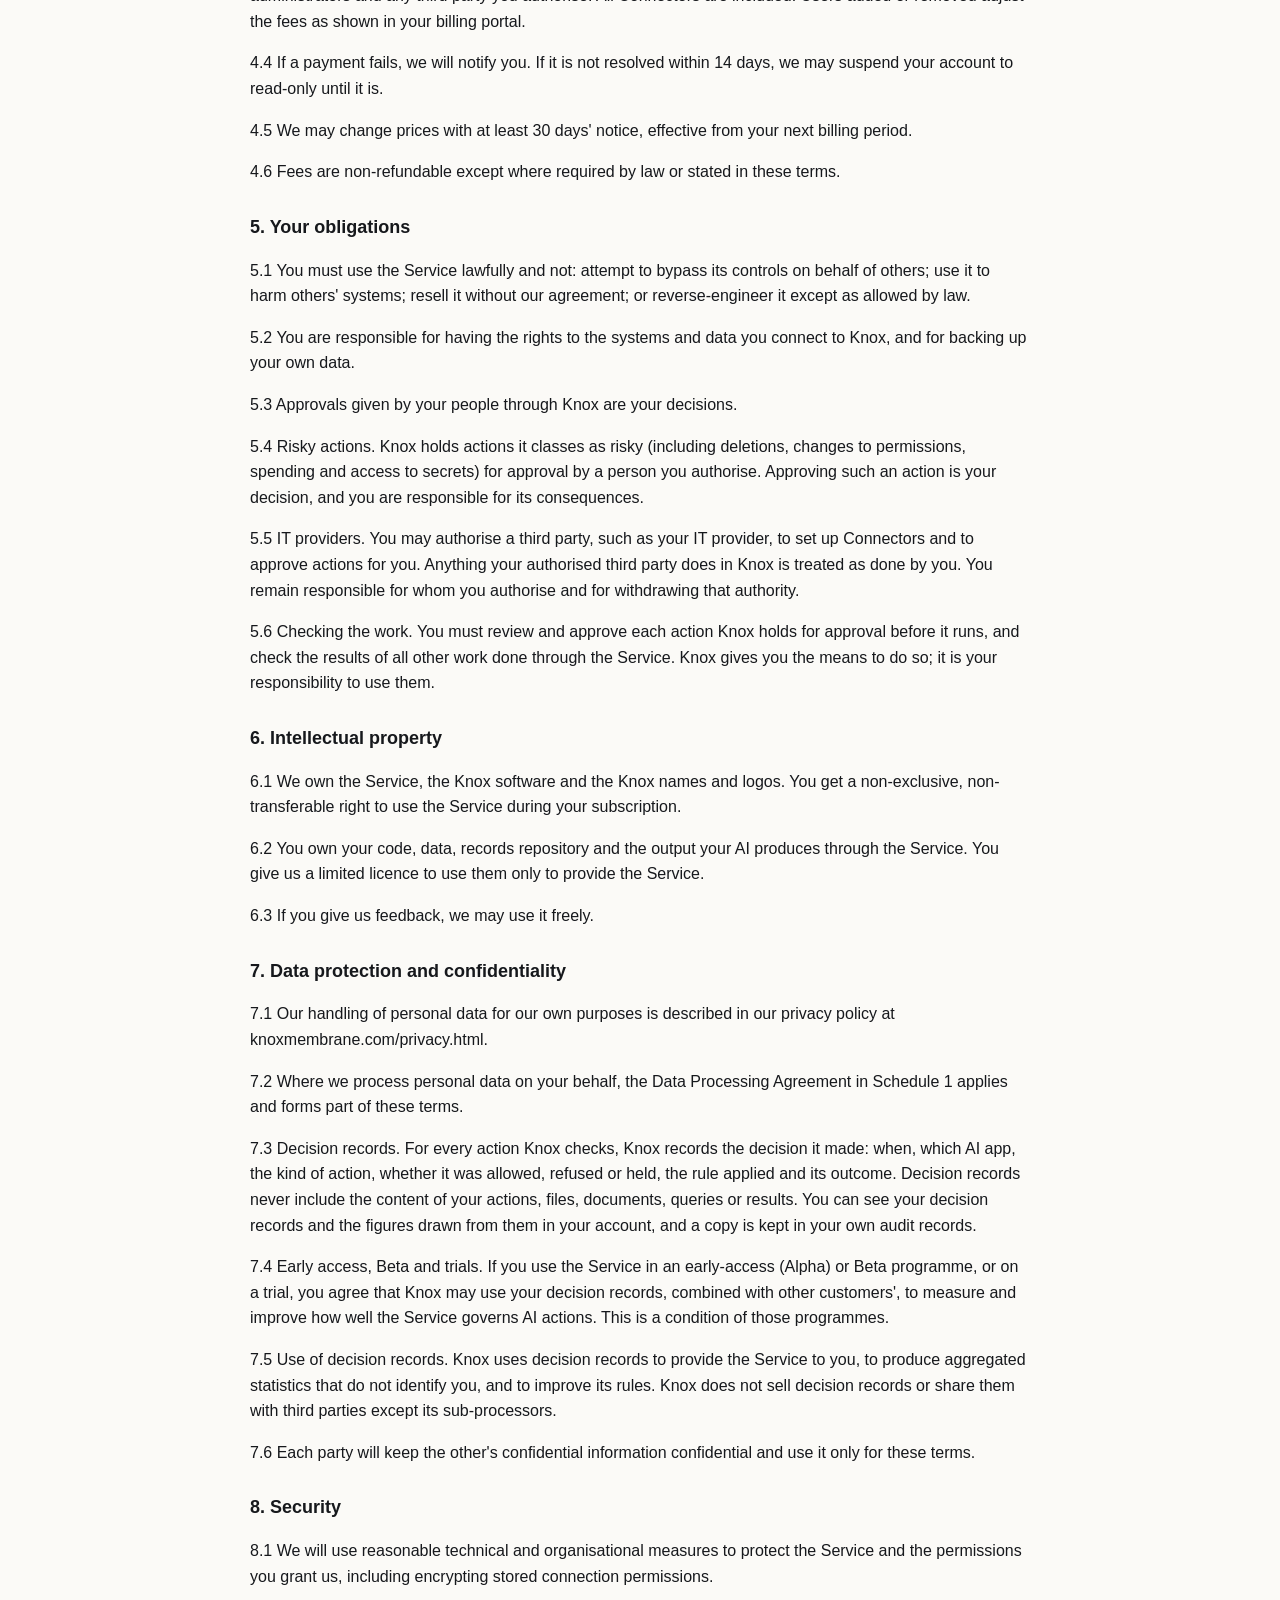
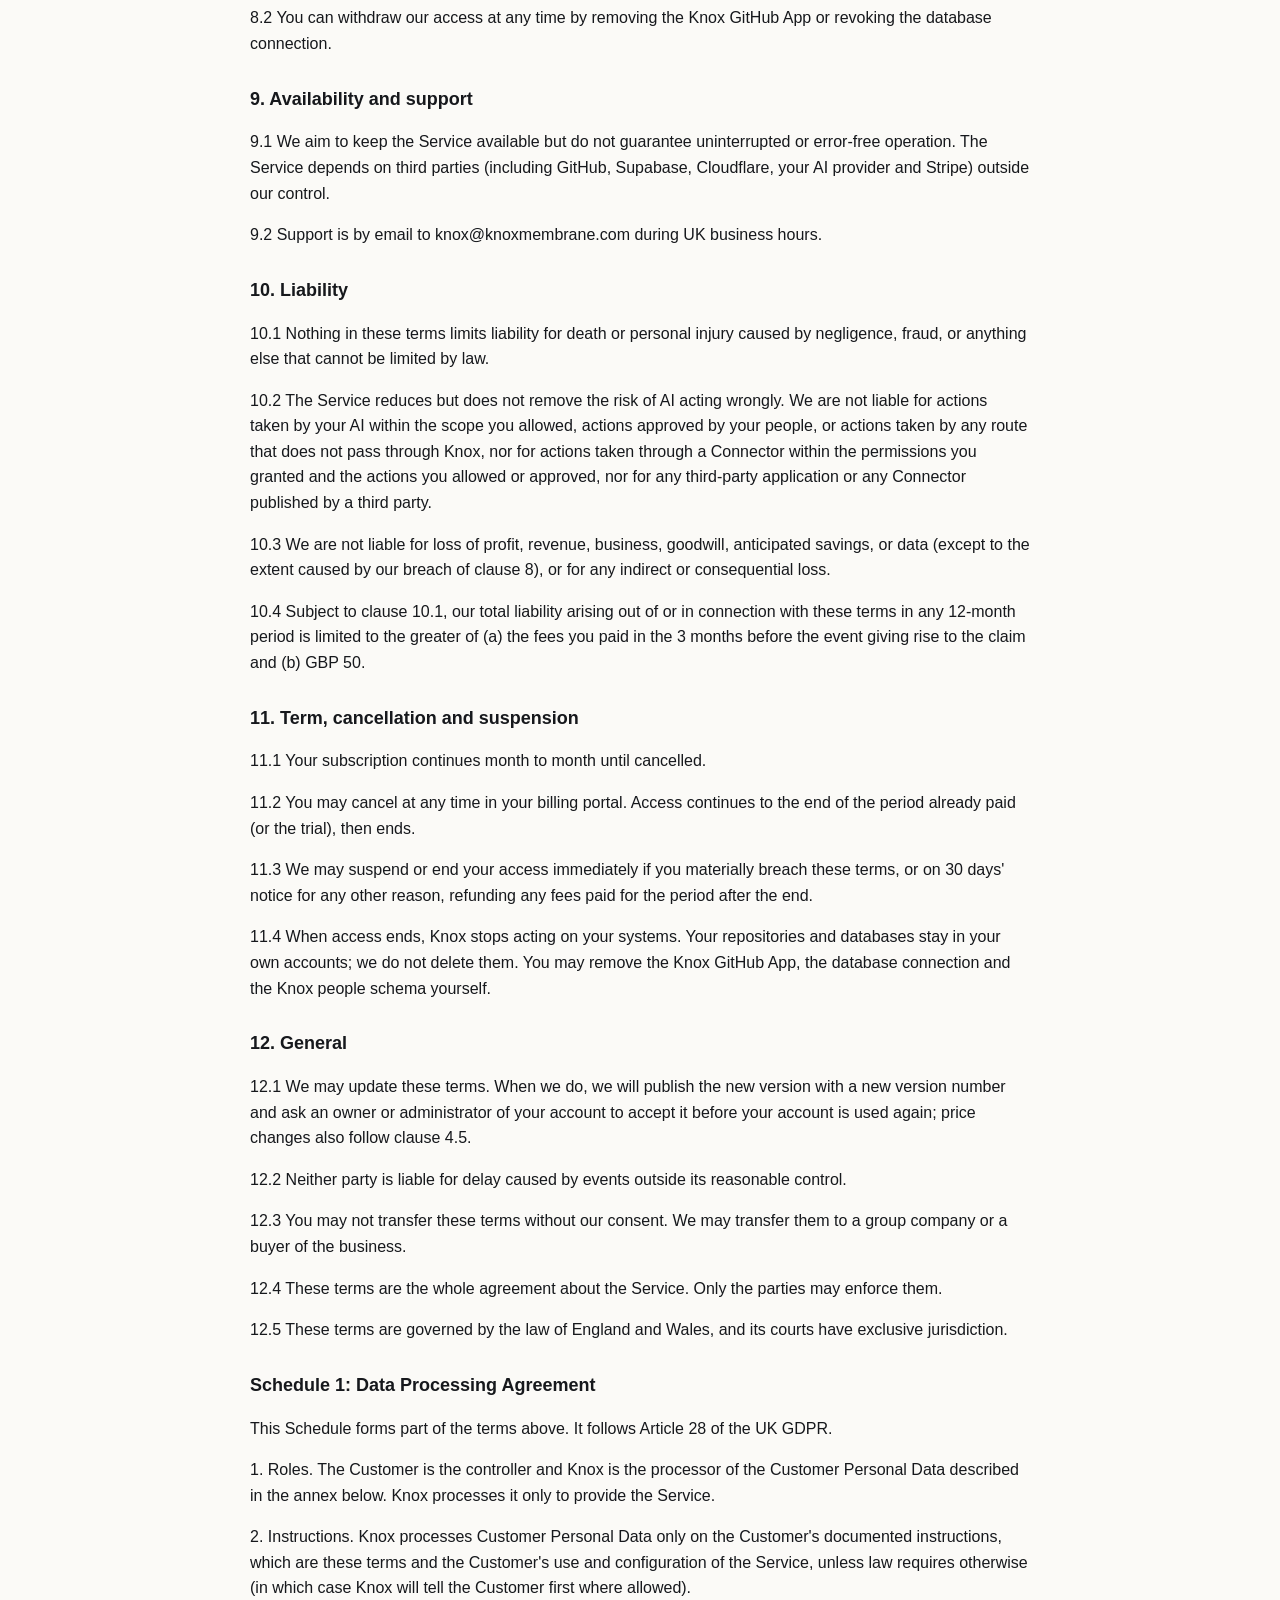
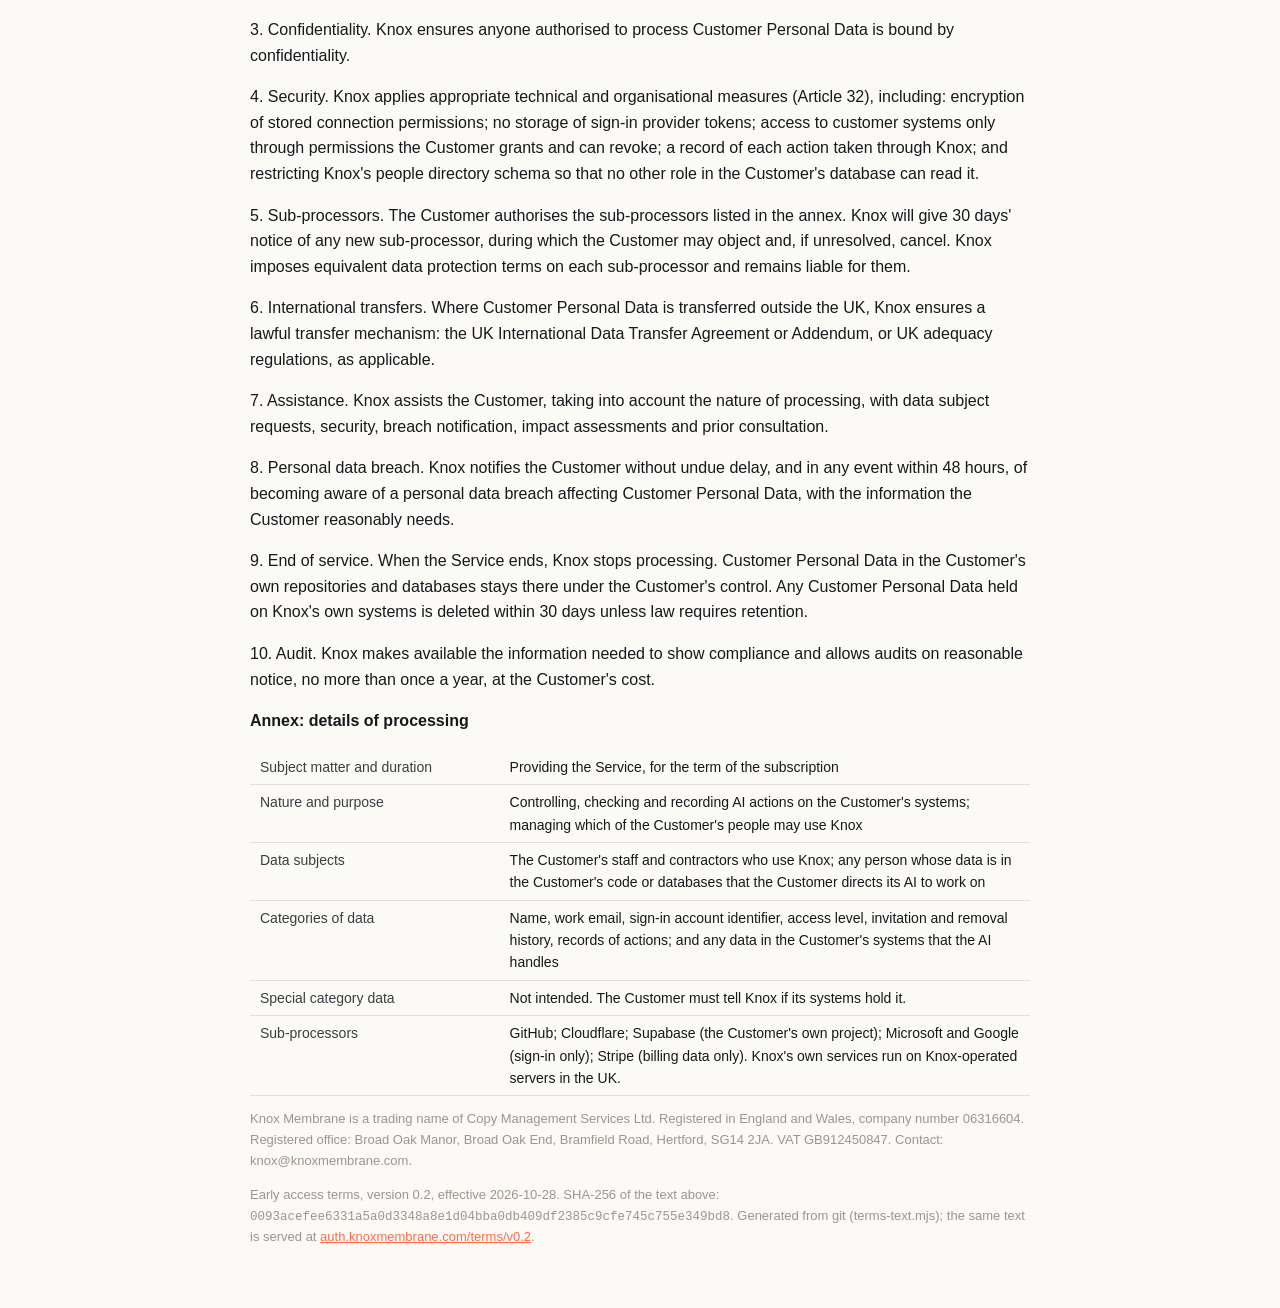
<file: terms/v0.2.html>
<!doctype html>
<html lang="en"><head><meta charset="utf-8"><meta name="viewport" content="width=device-width,initial-scale=1">
<title>Early access terms, version 0.2 — Knox Membrane</title>
<meta name="description" content="Knox Membrane Terms of Service and Data Processing Agreement, version 0.2.">
<style>body{margin:0;background:#0f1115;color:#e9e6df;font:16px/1.6 -apple-system,BlinkMacSystemFont,"Segoe UI",Roboto,Helvetica,Arial,sans-serif}
a{color:#ff6a4d}main{max-width:780px;margin:0 auto;padding:24px 20px 48px}nav{max-width:780px;margin:0 auto;padding:18px 20px;display:flex;gap:18px;flex-wrap:wrap}
nav a{color:#e9e6df;text-decoration:none}nav .brand{font-weight:700;margin-right:auto}h1{font-size:28px;line-height:1.25}h2{font-size:18px;margin-top:28px}h3{font-size:16px}
.terms-kicker{text-transform:uppercase;letter-spacing:.18em;font-size:12px;color:#9a968e}.terms-status{padding:10px 14px;border:1px solid #e23d28;border-radius:4px}
table{width:100%;border-collapse:collapse;font-size:14px}th,td{text-align:left;vertical-align:top;padding:6px 10px;border-bottom:1px solid #2a2d33;font-weight:400}th{width:32%;color:#c9c5bc}
.terms-foot,.sha{font-size:13px;color:#9a968e;overflow-wrap:anywhere}code{font-size:12.5px}
@media (prefers-color-scheme: light){body{background:#fbfaf7;color:#16181c}nav a{color:#16181c}th,td{border-color:#e2dfd8}th{color:#3a3d42}}</style></head><body><nav><a class="brand" href="https://knoxmembrane.com/">Knox Membrane</a><a href="https://knoxmembrane.com/privacy.html">Privacy</a><a href="https://knoxmembrane.com/terms">Terms</a><a href="https://auth.knoxmembrane.com">Sign in</a></nav>
<main>

<article id="terms-text" data-version="0.2" data-sha256="0093acefee6331a5a0d3348a8e1d04bba0db409df2385c9cfe745c755e349bd8"><header class="terms-head">
<p class="terms-kicker">Knox Membrane</p>
<h1>Terms of Service and Data Processing Agreement</h1>
<p class="terms-status"><strong>Early access terms, version 0.2, effective 28 October 2026.</strong> These will be updated after legal review; you will be asked to accept the new version.</p>
</header>

<section>
<h2>1. About these terms</h2>
<p>1.1 These terms are between Copy Management Services Ltd (company 06316604, registered office Broad Oak Manor, Broad Oak End, Bramfield Road, Hertford, SG14 2JA), trading as Knox Membrane ("Knox", "we"), and the business that signs up ("the Customer", "you").</p>
<p>1.2 Knox is for business use only. By signing up you confirm you are acting for a business and have authority to bind it.</p>
<p>1.3 You accept these terms by ticking the box at sign-up, or when an owner or administrator of your account ticks it on your behalf. They take effect from then.</p>
</section>

<section>
<h2>2. The service</h2>
<p>2.1 Knox is a control layer through which your AI assistants act on your systems. It lets you set the scope of AI work, stops actions outside that scope or needing approval, checks claims against records, and records actions ("the Service").</p>
<p>2.2 Knox does not provide an AI model. You choose and contract separately with your AI provider, and are responsible for that provider and for what your AI is instructed to do.</p>
<p>2.3 Knox controls only actions that pass through it. You are responsible for removing or controlling any other route your AI has to your systems.</p>
<p>2.4 We may change the Service to improve it, keep it secure or comply with law. We will not materially reduce its core functions during a paid period without notice.</p>
<p>2.5 Connectors. The Service includes connectors that let your AI act, through Knox, on third-party applications you choose ("Connectors"). A Connector acts only within (a) the permissions you grant to Knox inside the third-party application and (b) the actions you allow in your Knox settings. You can withdraw a Connector's access at any time in the third-party application or in Knox.</p>
<p>2.6 Third-party applications and Connectors. Third-party applications are provided by their owners under their own terms, not by Knox. Connectors published by third parties are provided by their publishers, are marked as such, and are their publishers' responsibility; Knox's review of a Connector before listing is not a warranty.</p>
</section>

<section>
<h2>3. Your account and people</h2>
<p>3.1 You are responsible for who you give access to, the access level you set for them, and removing people who should no longer have access.</p>
<p>3.2 Your people sign in with Microsoft, Google or GitHub accounts. You are responsible for those accounts' security on your side.</p>
<p>3.3 You must tell us promptly at knox@knoxmembrane.com if you suspect unauthorised use.</p>
</section>

<section>
<h2>4. Trial, fees and payment</h2>
<p>4.1 New customers receive a free trial of 14 days. Nothing is charged during the trial.</p>
<p>4.2 If you have added a payment method and do not cancel before the trial ends, your subscription starts automatically at the end of the trial and the fees are charged to your payment method then, and monthly after that.</p>
<p>4.3 Fees are GBP 6.00 including VAT per user per month, for every type of user you give access to, including administrators and any third party you authorise. All Connectors are included. Users added or removed adjust the fees as shown in your billing portal.</p>
<p>4.4 If a payment fails, we will notify you. If it is not resolved within 14 days, we may suspend your account to read-only until it is.</p>
<p>4.5 We may change prices with at least 30 days' notice, effective from your next billing period.</p>
<p>4.6 Fees are non-refundable except where required by law or stated in these terms.</p>
</section>

<section>
<h2>5. Your obligations</h2>
<p>5.1 You must use the Service lawfully and not: attempt to bypass its controls on behalf of others; use it to harm others' systems; resell it without our agreement; or reverse-engineer it except as allowed by law.</p>
<p>5.2 You are responsible for having the rights to the systems and data you connect to Knox, and for backing up your own data.</p>
<p>5.3 Approvals given by your people through Knox are your decisions.</p>
<p>5.4 Risky actions. Knox holds actions it classes as risky (including deletions, changes to permissions, spending and access to secrets) for approval by a person you authorise. Approving such an action is your decision, and you are responsible for its consequences.</p>
<p>5.5 IT providers. You may authorise a third party, such as your IT provider, to set up Connectors and to approve actions for you. Anything your authorised third party does in Knox is treated as done by you. You remain responsible for whom you authorise and for withdrawing that authority.</p>
<p>5.6 Checking the work. You must review and approve each action Knox holds for approval before it runs, and check the results of all other work done through the Service. Knox gives you the means to do so; it is your responsibility to use them.</p>
</section>

<section>
<h2>6. Intellectual property</h2>
<p>6.1 We own the Service, the Knox software and the Knox names and logos. You get a non-exclusive, non-transferable right to use the Service during your subscription.</p>
<p>6.2 You own your code, data, records repository and the output your AI produces through the Service. You give us a limited licence to use them only to provide the Service.</p>
<p>6.3 If you give us feedback, we may use it freely.</p>
</section>

<section>
<h2>7. Data protection and confidentiality</h2>
<p>7.1 Our handling of personal data for our own purposes is described in our privacy policy at knoxmembrane.com/privacy.html.</p>
<p>7.2 Where we process personal data on your behalf, the Data Processing Agreement in Schedule 1 applies and forms part of these terms.</p>
<p>7.3 Decision records. For every action Knox checks, Knox records the decision it made: when, which AI app, the kind of action, whether it was allowed, refused or held, the rule applied and its outcome. Decision records never include the content of your actions, files, documents, queries or results. You can see your decision records and the figures drawn from them in your account, and a copy is kept in your own audit records.</p>
<p>7.4 Early access, Beta and trials. If you use the Service in an early-access (Alpha) or Beta programme, or on a trial, you agree that Knox may use your decision records, combined with other customers', to measure and improve how well the Service governs AI actions. This is a condition of those programmes.</p>
<p>7.5 Use of decision records. Knox uses decision records to provide the Service to you, to produce aggregated statistics that do not identify you, and to improve its rules. Knox does not sell decision records or share them with third parties except its sub-processors.</p>
<p>7.6 Each party will keep the other's confidential information confidential and use it only for these terms.</p>
</section>

<section>
<h2>8. Security</h2>
<p>8.1 We will use reasonable technical and organisational measures to protect the Service and the permissions you grant us, including encrypting stored connection permissions.</p>
<p>8.2 You can withdraw our access at any time by removing the Knox GitHub App or revoking the database connection.</p>
</section>

<section>
<h2>9. Availability and support</h2>
<p>9.1 We aim to keep the Service available but do not guarantee uninterrupted or error-free operation. The Service depends on third parties (including GitHub, Supabase, Cloudflare, your AI provider and Stripe) outside our control.</p>
<p>9.2 Support is by email to knox@knoxmembrane.com during UK business hours.</p>
</section>

<section>
<h2>10. Liability</h2>
<p>10.1 Nothing in these terms limits liability for death or personal injury caused by negligence, fraud, or anything else that cannot be limited by law.</p>
<p>10.2 The Service reduces but does not remove the risk of AI acting wrongly. We are not liable for actions taken by your AI within the scope you allowed, actions approved by your people, or actions taken by any route that does not pass through Knox, nor for actions taken through a Connector within the permissions you granted and the actions you allowed or approved, nor for any third-party application or any Connector published by a third party.</p>
<p>10.3 We are not liable for loss of profit, revenue, business, goodwill, anticipated savings, or data (except to the extent caused by our breach of clause 8), or for any indirect or consequential loss.</p>
<p>10.4 Subject to clause 10.1, our total liability arising out of or in connection with these terms in any 12-month period is limited to the greater of (a) the fees you paid in the 3 months before the event giving rise to the claim and (b) GBP 50.</p>
</section>

<section>
<h2>11. Term, cancellation and suspension</h2>
<p>11.1 Your subscription continues month to month until cancelled.</p>
<p>11.2 You may cancel at any time in your billing portal. Access continues to the end of the period already paid (or the trial), then ends.</p>
<p>11.3 We may suspend or end your access immediately if you materially breach these terms, or on 30 days' notice for any other reason, refunding any fees paid for the period after the end.</p>
<p>11.4 When access ends, Knox stops acting on your systems. Your repositories and databases stay in your own accounts; we do not delete them. You may remove the Knox GitHub App, the database connection and the Knox people schema yourself.</p>
</section>

<section>
<h2>12. General</h2>
<p>12.1 We may update these terms. When we do, we will publish the new version with a new version number and ask an owner or administrator of your account to accept it before your account is used again; price changes also follow clause 4.5.</p>
<p>12.2 Neither party is liable for delay caused by events outside its reasonable control.</p>
<p>12.3 You may not transfer these terms without our consent. We may transfer them to a group company or a buyer of the business.</p>
<p>12.4 These terms are the whole agreement about the Service. Only the parties may enforce them.</p>
<p>12.5 These terms are governed by the law of England and Wales, and its courts have exclusive jurisdiction.</p>
</section>

<section>
<h2>Schedule 1: Data Processing Agreement</h2>
<p>This Schedule forms part of the terms above. It follows Article 28 of the UK GDPR.</p>
<p>1. Roles. The Customer is the controller and Knox is the processor of the Customer Personal Data described in the annex below. Knox processes it only to provide the Service.</p>
<p>2. Instructions. Knox processes Customer Personal Data only on the Customer's documented instructions, which are these terms and the Customer's use and configuration of the Service, unless law requires otherwise (in which case Knox will tell the Customer first where allowed).</p>
<p>3. Confidentiality. Knox ensures anyone authorised to process Customer Personal Data is bound by confidentiality.</p>
<p>4. Security. Knox applies appropriate technical and organisational measures (Article 32), including: encryption of stored connection permissions; no storage of sign-in provider tokens; access to customer systems only through permissions the Customer grants and can revoke; a record of each action taken through Knox; and restricting Knox's people directory schema so that no other role in the Customer's database can read it.</p>
<p>5. Sub-processors. The Customer authorises the sub-processors listed in the annex. Knox will give 30 days' notice of any new sub-processor, during which the Customer may object and, if unresolved, cancel. Knox imposes equivalent data protection terms on each sub-processor and remains liable for them.</p>
<p>6. International transfers. Where Customer Personal Data is transferred outside the UK, Knox ensures a lawful transfer mechanism: the UK International Data Transfer Agreement or Addendum, or UK adequacy regulations, as applicable.</p>
<p>7. Assistance. Knox assists the Customer, taking into account the nature of processing, with data subject requests, security, breach notification, impact assessments and prior consultation.</p>
<p>8. Personal data breach. Knox notifies the Customer without undue delay, and in any event within 48 hours, of becoming aware of a personal data breach affecting Customer Personal Data, with the information the Customer reasonably needs.</p>
<p>9. End of service. When the Service ends, Knox stops processing. Customer Personal Data in the Customer's own repositories and databases stays there under the Customer's control. Any Customer Personal Data held on Knox's own systems is deleted within 30 days unless law requires retention.</p>
<p>10. Audit. Knox makes available the information needed to show compliance and allows audits on reasonable notice, no more than once a year, at the Customer's cost.</p>
<h3>Annex: details of processing</h3>
<table>
<tr><th scope="row">Subject matter and duration</th><td>Providing the Service, for the term of the subscription</td></tr>
<tr><th scope="row">Nature and purpose</th><td>Controlling, checking and recording AI actions on the Customer's systems; managing which of the Customer's people may use Knox</td></tr>
<tr><th scope="row">Data subjects</th><td>The Customer's staff and contractors who use Knox; any person whose data is in the Customer's code or databases that the Customer directs its AI to work on</td></tr>
<tr><th scope="row">Categories of data</th><td>Name, work email, sign-in account identifier, access level, invitation and removal history, records of actions; and any data in the Customer's systems that the AI handles</td></tr>
<tr><th scope="row">Special category data</th><td>Not intended. The Customer must tell Knox if its systems hold it.</td></tr>
<tr><th scope="row">Sub-processors</th><td>GitHub; Cloudflare; Supabase (the Customer's own project); Microsoft and Google (sign-in only); Stripe (billing data only). Knox's own services run on Knox-operated servers in the UK.</td></tr>
</table>
</section>

<footer class="terms-foot">
<p>Knox Membrane is a trading name of Copy Management Services Ltd. Registered in England and Wales, company number 06316604. Registered office: Broad Oak Manor, Broad Oak End, Bramfield Road, Hertford, SG14 2JA. VAT GB912450847. Contact: knox@knoxmembrane.com.</p>
</footer></article>
<p class="sha">Early access terms, version 0.2, effective 2026-10-28. SHA-256 of the text above: <code>0093acefee6331a5a0d3348a8e1d04bba0db409df2385c9cfe745c755e349bd8</code>. Generated from git (terms-text.mjs); the same text is served at <a href="https://auth.knoxmembrane.com/terms/v0.2">auth.knoxmembrane.com/terms/v0.2</a>.</p>
</main></body></html>
</file>
<file: styles.css>
@font-face{font-family:'Archivo';font-weight:700 900;font-display:swap;src:url("fonts/archivo-latin.woff2") format('woff2')}
@font-face{font-family:'IBM Plex Mono';font-weight:400;font-display:swap;src:url("fonts/plexmono-400.woff2") format('woff2')}
@font-face{font-family:'IBM Plex Mono';font-weight:500;font-display:swap;src:url("fonts/plexmono-500.woff2") format('woff2')}
@font-face{font-family:'IBM Plex Mono';font-weight:600;font-display:swap;src:url("fonts/plexmono-600.woff2") format('woff2')}
html,body{margin:0;background:#050505;color:#F2EFE8;font-family:'IBM Plex Mono',ui-monospace,monospace;-webkit-font-smoothing:antialiased}
*{box-sizing:border-box}
a{color:#F2EFE8;text-decoration:none}
a:hover{color:#E23D28}
@keyframes knoxfloat{0%,100%{transform:translateY(0)}50%{transform:translateY(-10px)}}
@keyframes knoxspin{from{transform:rotateX(34deg) rotateY(0deg)}to{transform:rotateX(34deg) rotateY(360deg)}}

.knox-float{animation:knoxfloat 13.7s ease-in-out infinite}
.knox-spin{transform:rotateX(34deg) rotateY(-30deg);animation:knoxspin 22s linear infinite}
.kf{position:absolute;inset:0;border:1px solid rgba(226,61,40,0.55);box-shadow:0 0 16px rgba(226,61,40,0.30),inset 0 0 12px rgba(226,61,40,0.14);backface-visibility:hidden;display:flex;align-items:center;justify-content:center;font-family:'Archivo',system-ui,sans-serif;font-weight:900;font-size:128px;color:#f2efe8}
.kw{position:absolute;inset:3px;backface-visibility:hidden;overflow:hidden}
.kw>div{position:absolute;inset:11px;overflow:hidden;font-size:10.5px;line-height:2.3;letter-spacing:.08em;word-spacing:6px;font-weight:500;text-align:center}
@media (prefers-reduced-motion: reduce){.knox-float,.knox-spin{animation:none}}
.h1:hover{color:#F2EFE8 !important}
.h2:hover{border-color:#F2EFE8 !important}
.h3:hover{background:#B32A18 !important;color:#F2EFE8 !important}
</file>
